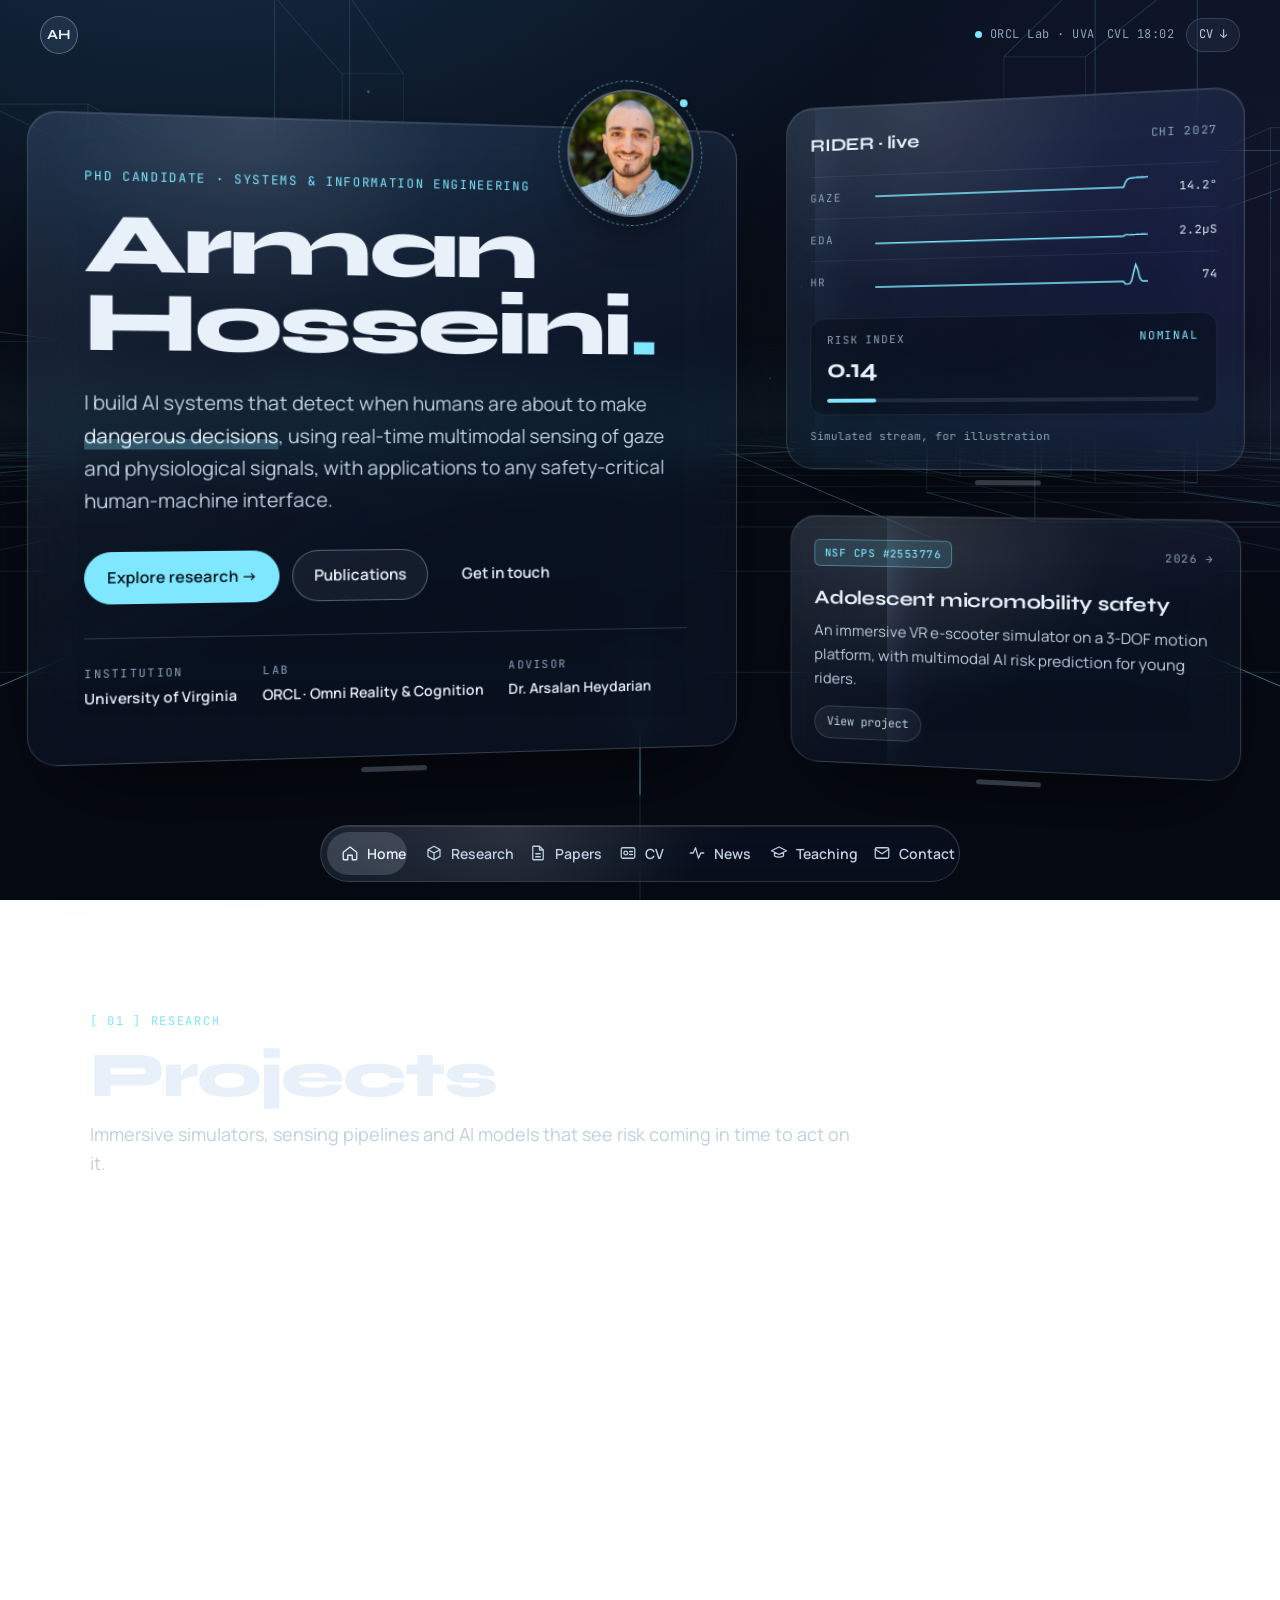
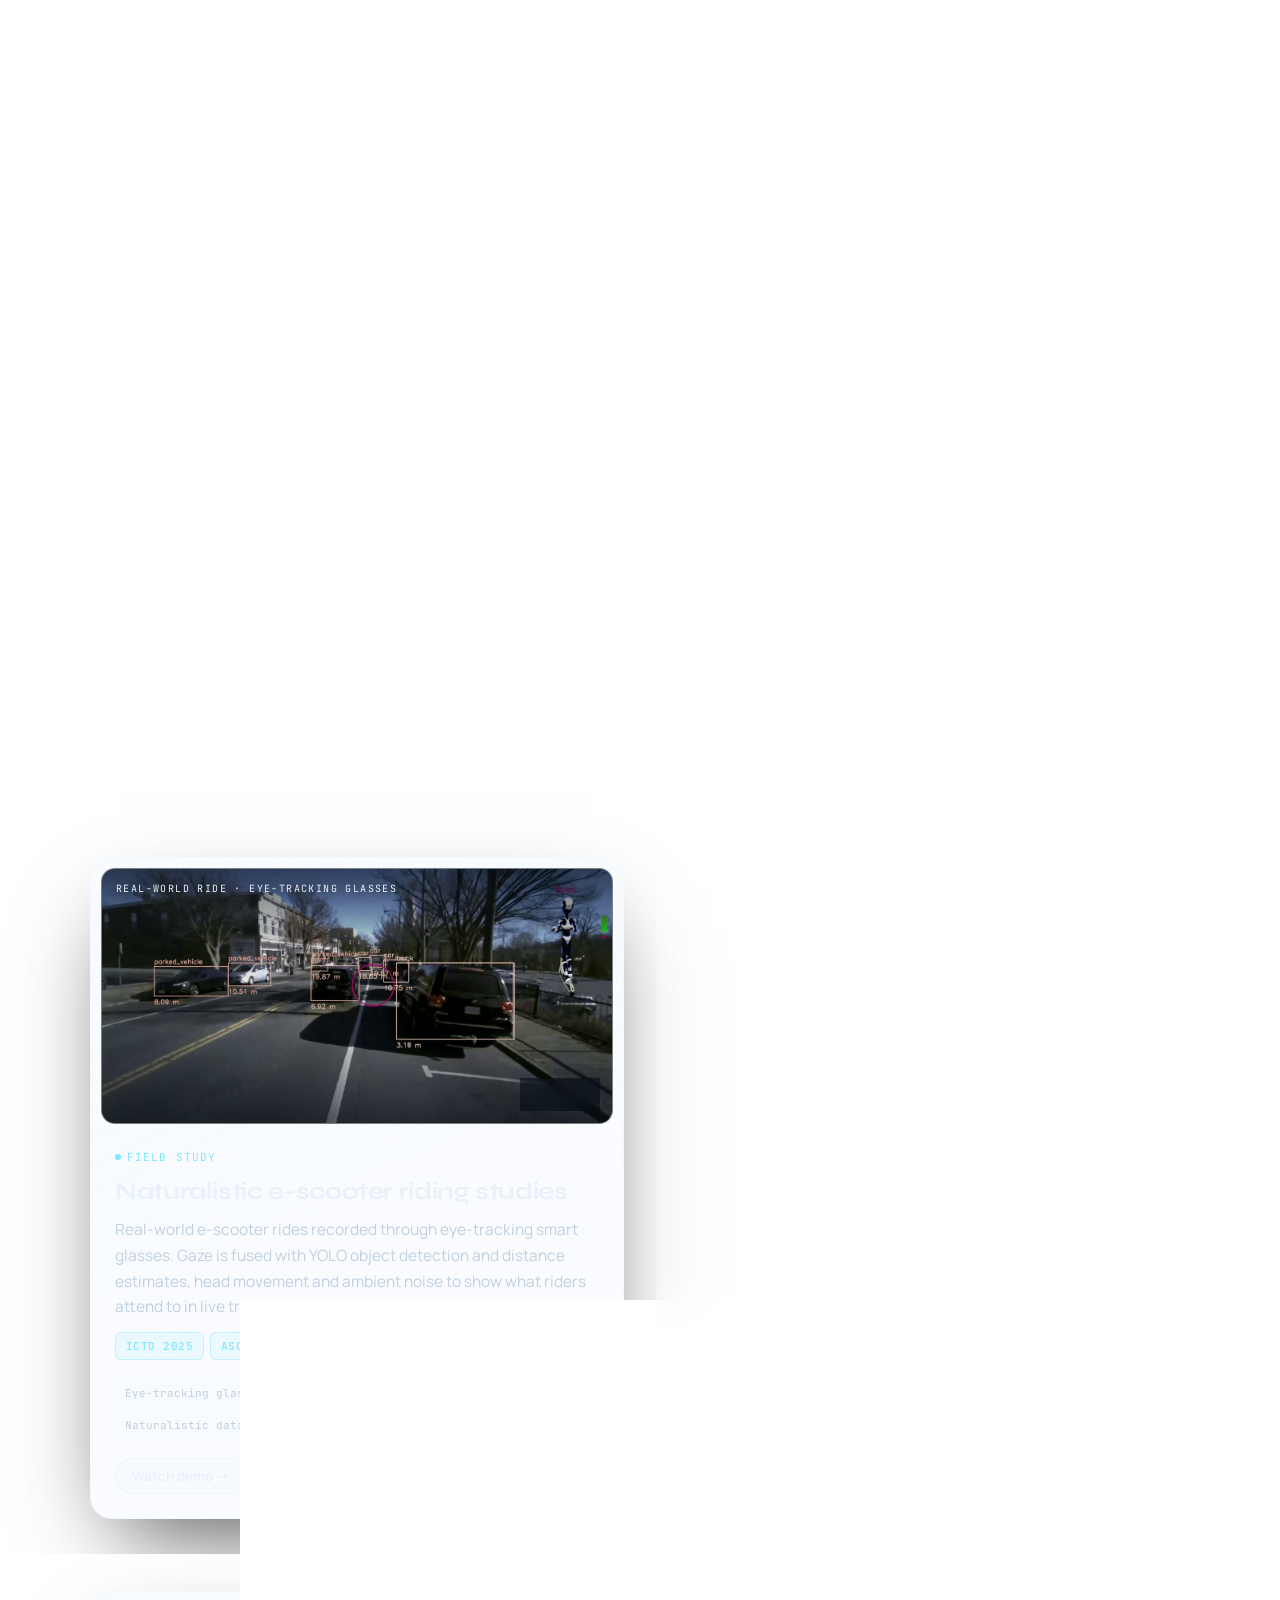
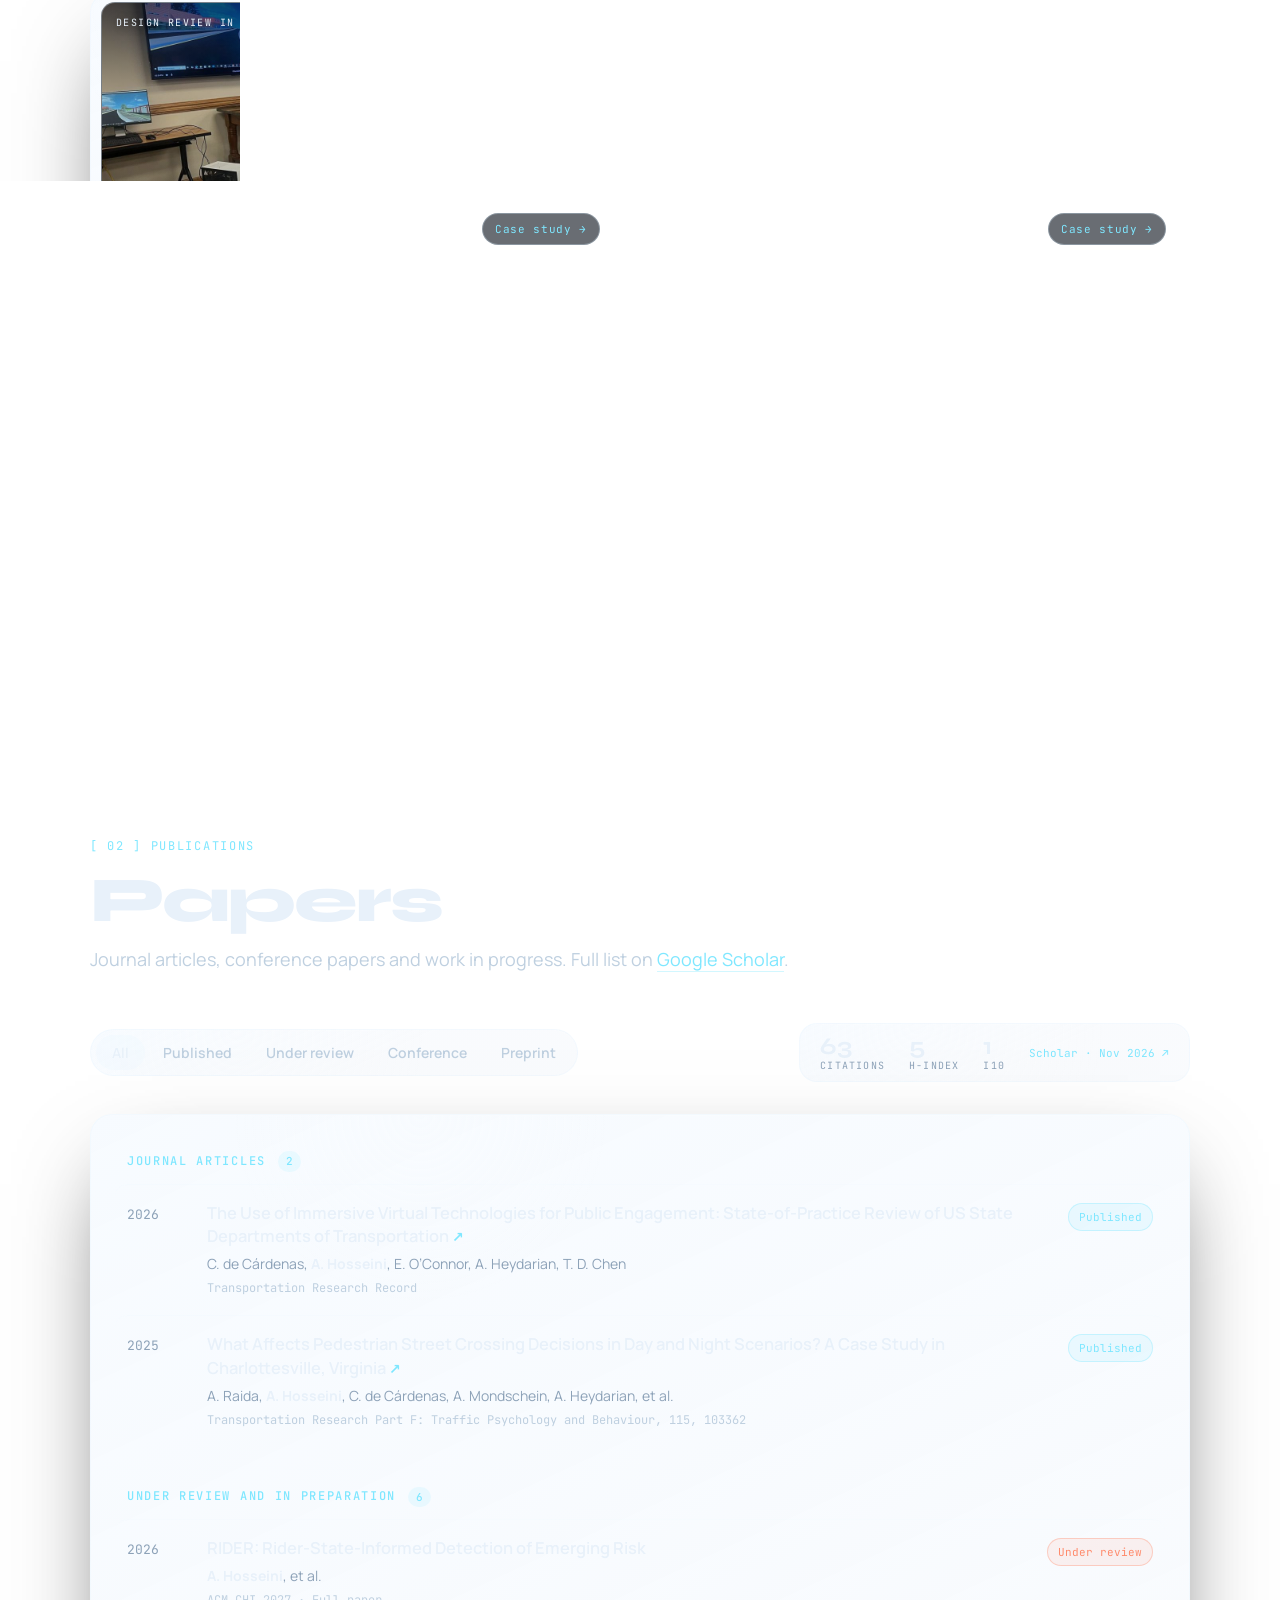
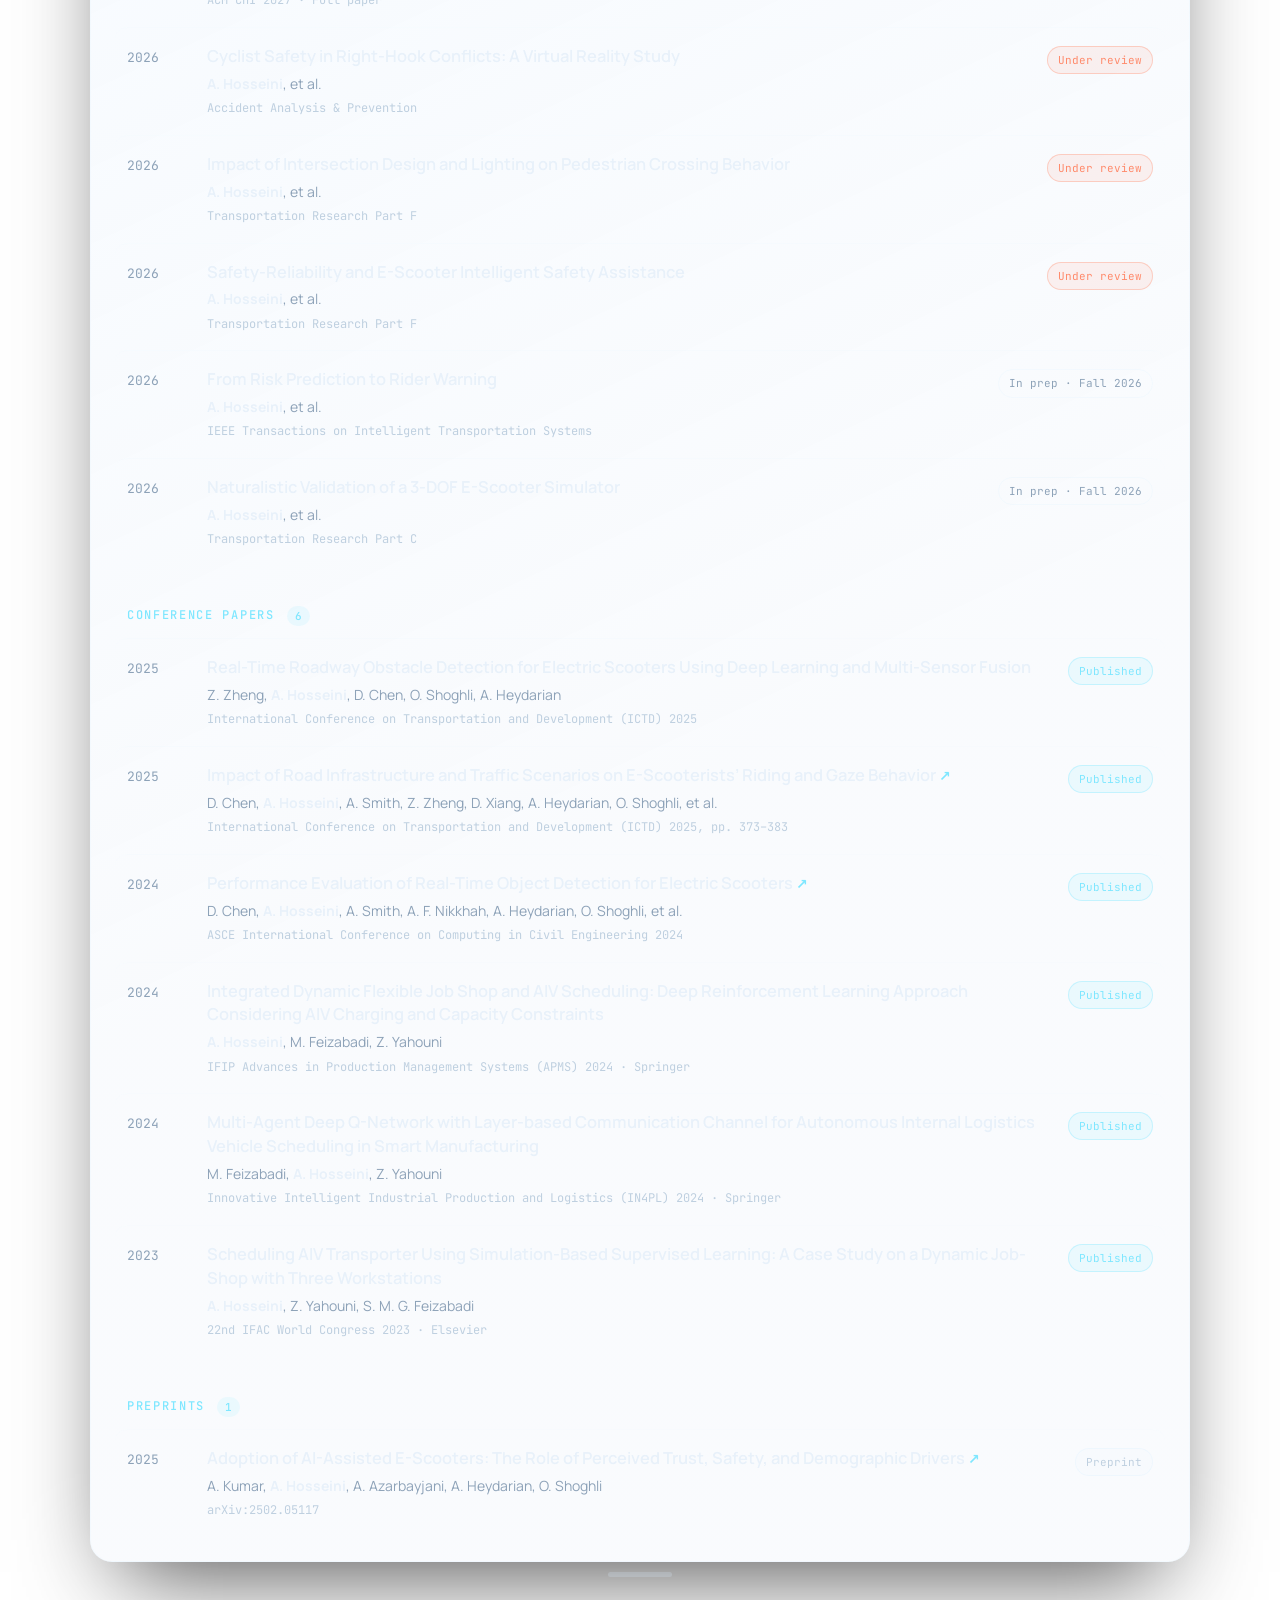
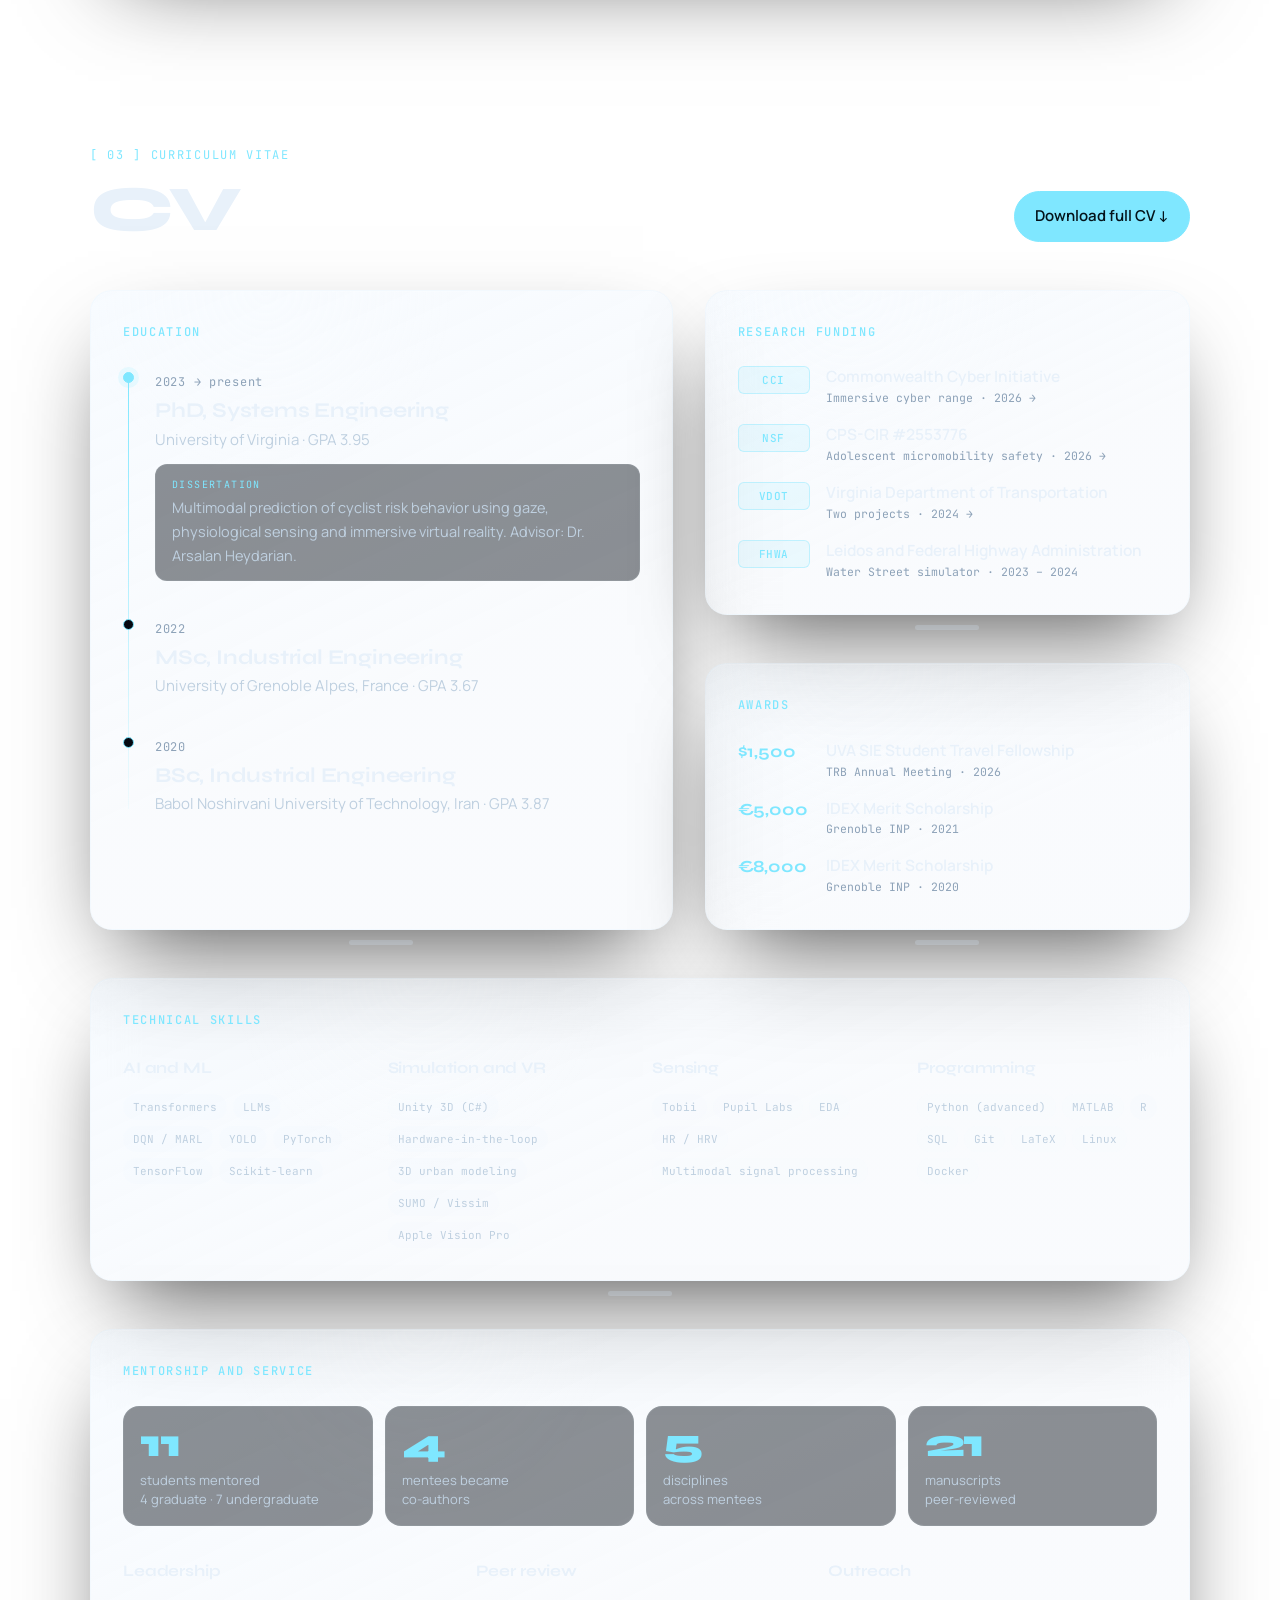
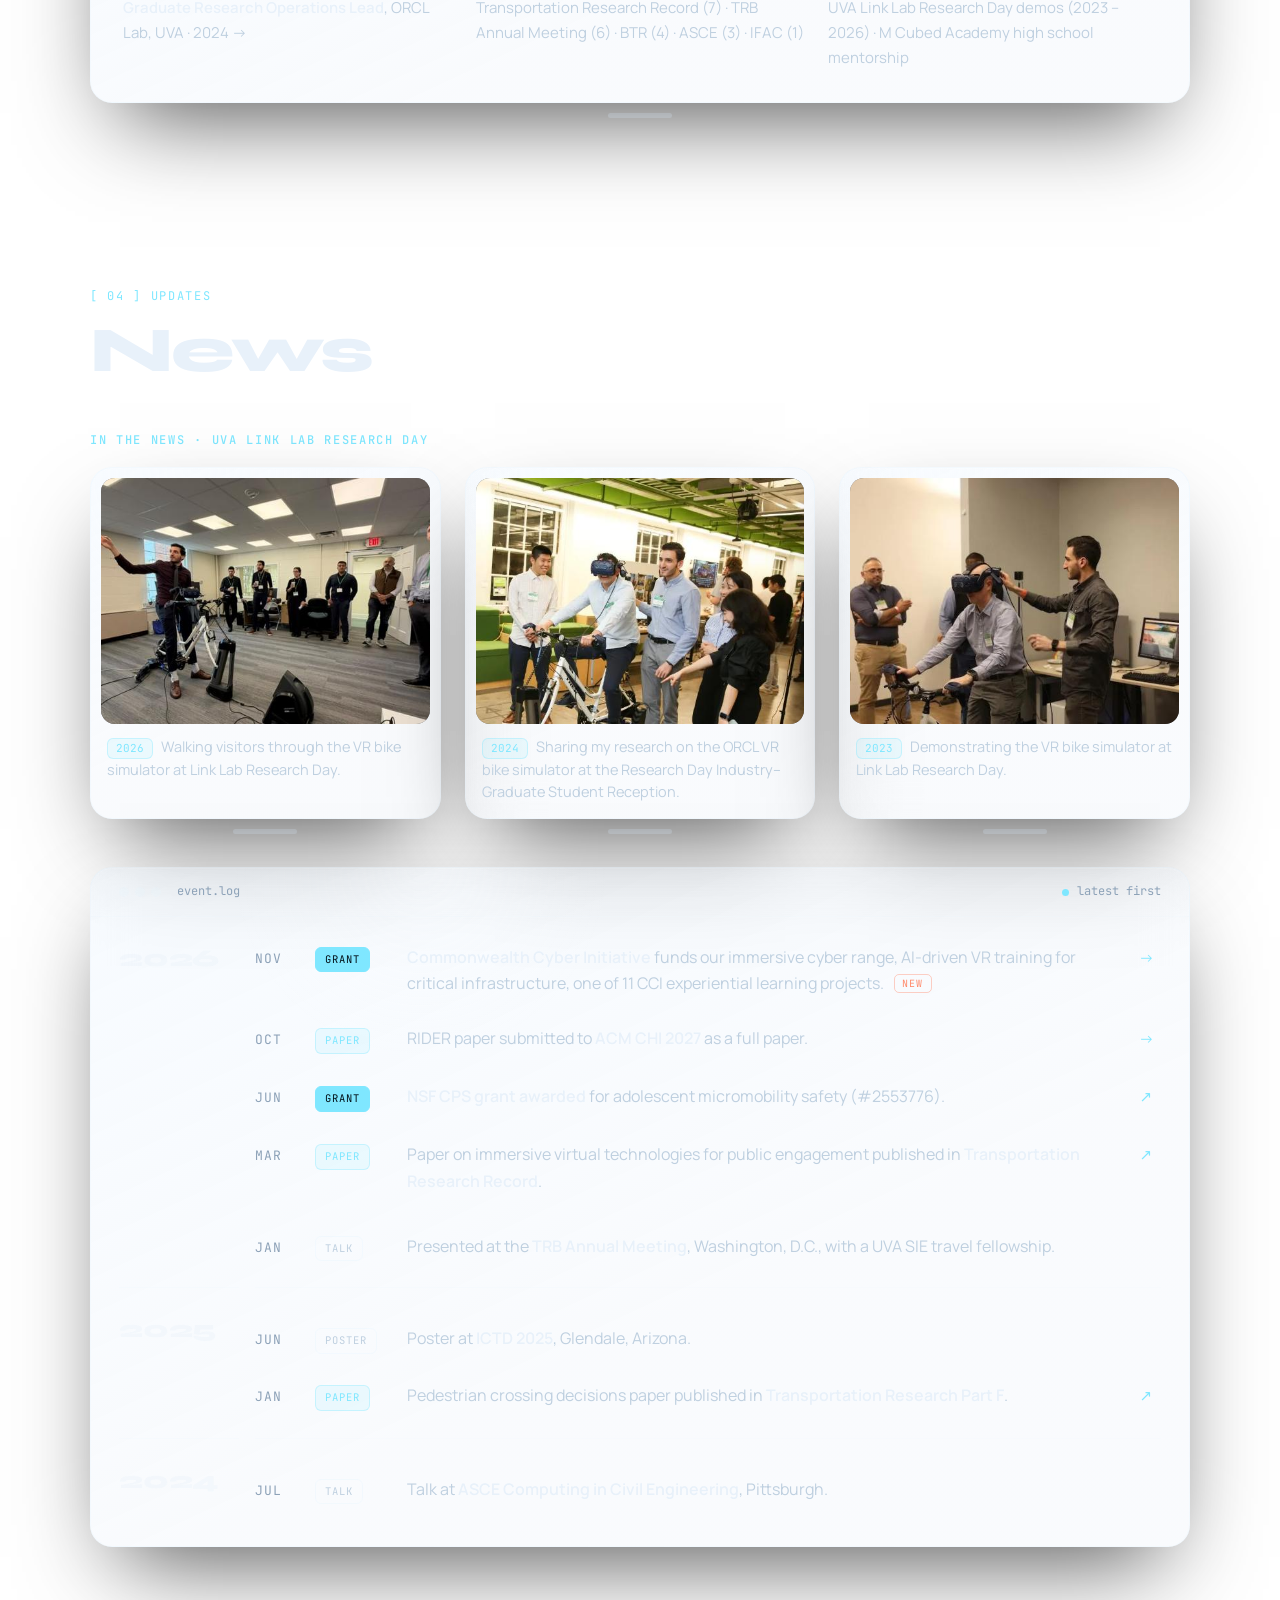
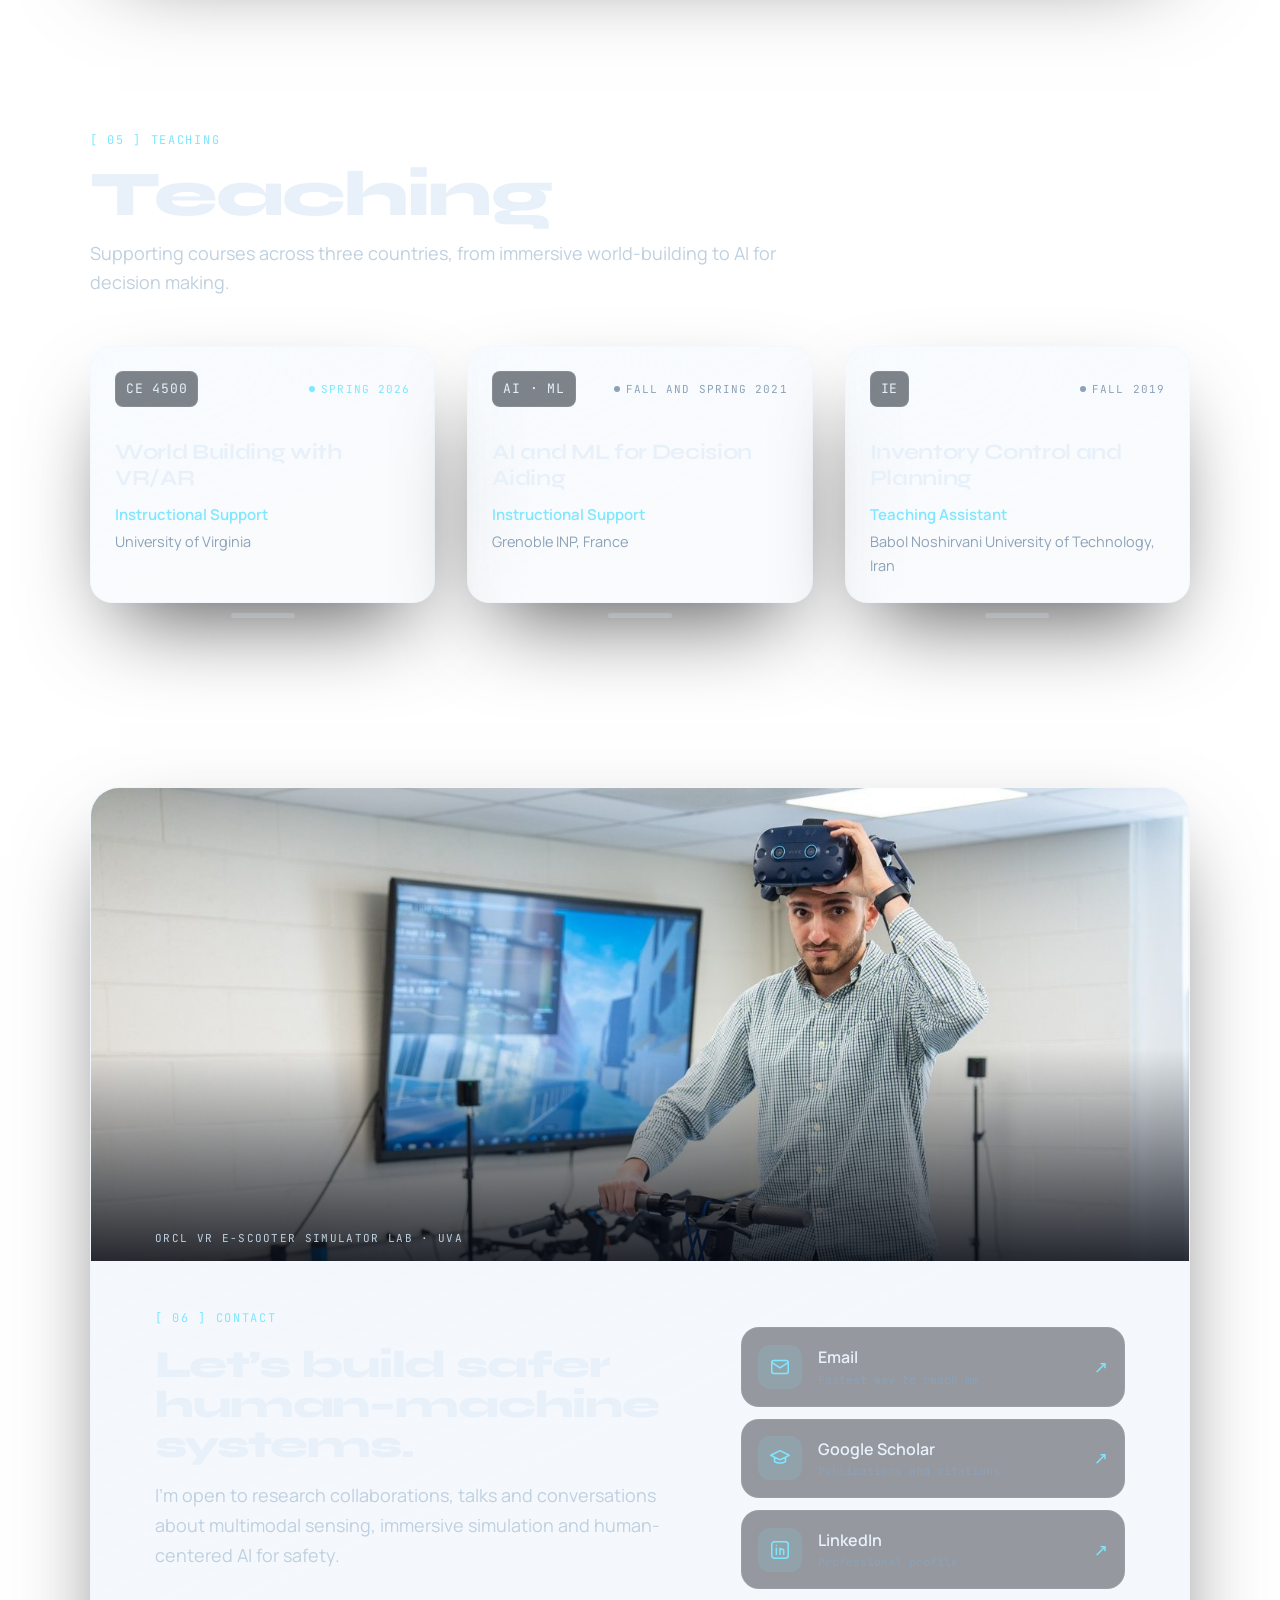
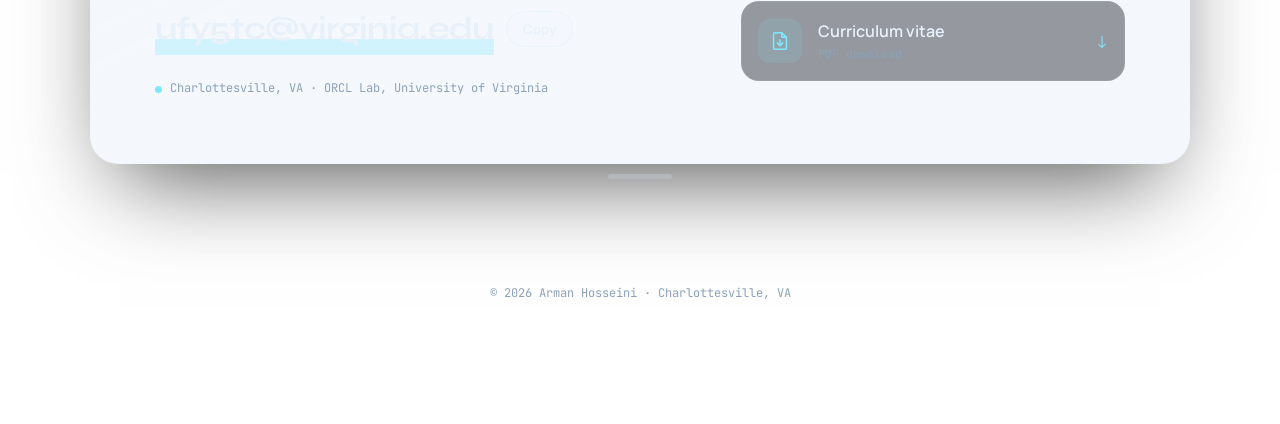
<file: index.html>
<!DOCTYPE html>
<html lang="en">
<head>
  <meta charset="utf-8">
  <meta name="viewport" content="width=device-width, initial-scale=1">
  <!-- EDIT: page title + description shown in Google results and link previews -->
  <title>Arman Hosseini · Multimodal AI for Human Safety</title>
  <meta name="description" content="Arman Hosseini, PhD candidate at the University of Virginia, builds AI systems that detect when humans are about to make dangerous decisions using real-time gaze and physiological sensing, VR and mixed reality.">
  <meta property="og:title" content="Arman Hosseini · Multimodal AI for Human Safety">
  <meta property="og:description" content="Real-time multimodal sensing, VR simulation and AI for safety-critical human-machine interfaces.">
  <meta property="og:type" content="website">
  <!-- EDIT: if the site address changes, update these three URLs -->
  <link rel="canonical" href="https://armanhsi.github.io/">
  <meta property="og:url" content="https://armanhsi.github.io/">
  <meta property="og:image" content="https://armanhsi.github.io/assets/headshot.jpg">
  <meta name="theme-color" content="#050912">
  <link rel="icon" href="data:image/svg+xml,%3Csvg xmlns='http://www.w3.org/2000/svg' viewBox='0 0 32 32'%3E%3Ccircle cx='16' cy='16' r='15' fill='%23050912'/%3E%3Ccircle cx='16' cy='16' r='9' fill='none' stroke='%237FE7FF' stroke-width='2'/%3E%3Ccircle cx='16' cy='16' r='3' fill='%237FE7FF'/%3E%3C/svg%3E">

  <link rel="preconnect" href="https://fonts.googleapis.com">
  <link rel="preconnect" href="https://fonts.gstatic.com" crossorigin>
  <link href="https://fonts.googleapis.com/css2?family=JetBrains+Mono:wght@400;500&family=Manrope:wght@400;500;600;700&family=Syne:wght@600;700;800&display=swap" rel="stylesheet">
  <!-- EDIT: bump ?v= on style.css and script.js after changing them, so visitors get the new files -->
  <link rel="stylesheet" href="style.css?v=11">
</head>
<body>

  <!-- The wireframe 3D world behind the windows (drawn by script.js) -->
  <canvas id="world" aria-hidden="true"></canvas>
  <!-- Gaze cursor (desktop only) -->
  <div class="gaze" aria-hidden="true"></div>

  <!-- ============ STATUS BAR ============ -->
  <header class="statusbar">
    <a class="brand" href="#home" aria-label="Arman Hosseini, back to top">
      <span class="brand-mark">AH</span>
      <span class="brand-name">Arman Hosseini</span>
    </a>
    <div class="status-right">
      <span class="status-item hide-sm"><span class="live-dot"></span>ORCL Lab · UVA</span>
      <span class="status-item hide-sm" id="clock" title="Local time in Charlottesville">CVL --:--</span>
      <!-- EDIT: put your CV PDF at assets/Arman_Hosseini_CV.pdf -->
      <a class="chip" href="assets/Arman_Hosseini_CV.pdf" target="_blank" rel="noopener">CV ↓</a>
    </div>
  </header>

  <main>

    <!-- ============ HERO ============ -->
    <section id="home" class="hero" aria-label="Introduction">
      <div class="scene" id="scene">

        <!-- Main window -->
        <article class="window window--main glass grab">
          <!-- EDIT: headshot — replace assets/headshot.jpg (square photo, about 600×600) -->
          <div class="avatar">
            <img src="assets/headshot.jpg?v=2" alt="Portrait of Arman Hosseini" width="600" height="600">
          </div>
          <!-- EDIT: title line above your name -->
          <p class="eyebrow">PhD Candidate · Systems &amp; Information Engineering</p>
          <h1 class="hero-name">Arman<br>Hosseini<span>.</span></h1>
          <!-- EDIT: research identity statement -->
          <p class="hero-lede">I build AI systems that detect when humans are about to make <em>dangerous decisions</em>, using real-time multimodal sensing of gaze and physiological signals, with applications to any safety-critical human-machine interface.</p>
          <div class="hero-actions">
            <a class="btn btn--primary" href="#research">Explore research →</a>
            <a class="btn" href="#publications">Publications</a>
            <a class="btn btn--ghost" href="#contact">Get in touch</a>
          </div>
          <!-- EDIT: quick facts -->
          <dl class="hero-meta">
            <div><dt>Institution</dt><dd>University of Virginia</dd></div>
            <div><dt>Lab</dt><dd>ORCL · Omni Reality &amp; Cognition</dd></div>
            <div><dt>Advisor</dt><dd>Dr. Arsalan Heydarian</dd></div>
          </dl>
        </article>

        <div class="side-stack">
          <!-- Live signal window (synthetic demo data) -->
          <aside class="window window--side window--signal glass grab" aria-label="Demo of the RIDER multimodal risk stream">
            <div class="win-head">
              <h2 class="win-title">RIDER · live</h2>
              <span class="win-sub">CHI 2027</span>
            </div>
            <div class="signal-row"><span class="lbl">GAZE</span><canvas data-signal="gaze"></canvas><span class="val" id="v-gaze">—</span></div>
            <div class="signal-row"><span class="lbl">EDA</span><canvas data-signal="eda"></canvas><span class="val" id="v-eda">—</span></div>
            <div class="signal-row"><span class="lbl">HR</span><canvas data-signal="hr"></canvas><span class="val" id="v-hr">—</span></div>
            <div class="risk" id="risk">
              <div class="risk-top"><span>RISK INDEX</span><span class="risk-state" id="risk-state">NOMINAL</span></div>
              <div class="risk-num" id="risk-num">0.18</div>
              <div class="risk-bar"><i id="risk-bar"></i></div>
            </div>
            <p class="demo-note">Simulated stream, for illustration</p>
          </aside>

          <!-- EDIT: highlighted grant / news window -->
          <aside class="window window--side window--grant glass grab">
            <div class="win-head">
              <span class="badge">NSF CPS #2553776</span>
              <span class="win-sub">2026 →</span>
            </div>
            <h2 class="win-title">Adolescent micromobility safety</h2>
            <p>An immersive VR e-scooter simulator on a 3-DOF motion platform, with multimodal AI risk prediction for young riders.</p>
            <div class="grant-foot">
              <a class="chip" href="#research">View project</a>
            </div>
          </aside>
        </div>
      </div>
      <a class="scroll-hint" href="#research">Scroll to enter</a>
    </section>

    <!-- ============ RESEARCH ============ -->
    <section id="research" class="section">
      <div class="section-head">
        <p class="eyebrow">[ 01 ] Research</p>
        <h2 class="section-title">Projects</h2>
        <!-- EDIT: section intro -->
        <p class="section-lede">Immersive simulators, sensing pipelines and AI models that see risk coming in time to act on it.</p>
      </div>

      <div class="project-grid">

        <!-- PROJECT: RIDER (featured) ======================================
             EDIT: to use a photo instead of the illustration, replace the <svg> with
             <img src="assets/projects/rider.jpg" alt="..."> -->
        <article class="card card--featured glass grab">
          <div class="card-art">
            <span class="art-label">Gaze × physiology → risk</span>
            <svg viewBox="0 0 600 320" preserveAspectRatio="xMidYMid meet" aria-hidden="true">
              <!-- scanpath -->
              <polyline class="a-dim" points="70,110 130,80 110,170 195,135 170,225 250,190"/>
              <circle class="a-fill" cx="70" cy="110" r="10"/>
              <circle class="a-fill" cx="130" cy="80" r="17"/>
              <circle class="a-fill" cx="110" cy="170" r="8"/>
              <circle class="a-fill" cx="195" cy="135" r="24"/>
              <circle class="a-fill" cx="170" cy="225" r="12"/>
              <circle class="a-hotfill" cx="250" cy="190" r="15"/>
              <text class="a-txt" x="40" y="285">SCANPATH · 120 Hz</text>
              <!-- signals -->
              <text class="a-txt" x="300" y="42">GAZE</text>
              <path class="a-line" d="M300 80 L330 80 L333 64 L368 64 L371 94 L408 94 L411 72 L448 72 L451 86 L488 86 L491 58 L520 58 L523 98 L580 98"/>
              <text class="a-txt" x="300" y="122">EDA</text>
              <path class="a-line" d="M300 168 Q340 166 370 163 T430 158 Q448 128 464 142 T500 146 Q520 116 536 128 T580 130"/>
              <text class="a-txt" x="300" y="200">HR / HRV</text>
              <path class="a-line" d="M300 238 L330 238 L336 222 L342 250 L348 238 L384 238 L390 222 L396 250 L402 238 L432 238 L438 218 L444 254 L450 238 L474 238 L480 214 L486 256 L492 238 L512 238 L518 210 L524 258 L530 238 L580 238"/>
              <line class="a-faint" x1="300" y1="275" x2="580" y2="275"/>
              <line class="a-hot a-flow" x1="512" y1="30" x2="512" y2="275"/>
              <text class="a-txt-hot" x="420" y="296">ALERT · t − 1.8 s</text>
            </svg>
          </div>
          <div class="card-body">
            <div class="card-status"><span class="state state--review">Under review · CHI 2027</span><span>Dissertation core</span></div>
            <h3 class="card-title">RIDER: real-time multimodal risk detection for cyclists</h3>
            <p class="card-text">RIDER fuses 120 Hz eye tracking with physiological signals (EDA, HR/HRV) in transformer-based sequence models that predict safety-critical rider states before a collision happens. It's the core of my dissertation on predicting cyclist risk behavior in immersive VR.</p>
            <ul class="tags">
              <li>Eye tracking</li><li>EDA</li><li>HR / HRV</li><li>Transformers</li><li>Sequence models</li><li>Immersive VR</li>
            </ul>
          </div>
        </article>

        <!-- PROJECT: NSF micromobility ===================================== -->
        <article class="card glass grab">
          <div class="card-art">
            <span class="art-label">3-DOF motion platform</span>
            <svg viewBox="0 0 400 200" preserveAspectRatio="xMidYMid meet" aria-hidden="true">
              <polygon class="a-dim" points="110,178 270,178 315,152 155,152"/>
              <line class="a-line" x1="150" y1="172" x2="150" y2="140"/>
              <line class="a-line" x1="282" y1="166" x2="282" y2="132"/>
              <line class="a-line" x1="225" y1="155" x2="225" y2="118"/>
              <polygon class="a-fill" points="110,142 270,142 315,116 155,116"/>
              <circle class="a-line" cx="178" cy="110" r="9"/>
              <circle class="a-line" cx="262" cy="108" r="9"/>
              <path class="a-line" d="M184 104 L256 102 M258 102 L246 50 M232 50 L262 48"/>
              <path class="a-hot" d="M168 128 l5 -3 l5 3 l5 -3 l5 3 M252 126 l5 -3 l5 3 l5 -3 l5 3"/>
              <path class="a-dim" d="M335 64 A46 46 0 0 1 335 140"/>
              <path class="a-dim" d="M175 30 Q232 12 290 30"/>
              <path class="a-dim" d="M70 150 L70 96"/>
              <text class="a-txt" x="342" y="106">PITCH</text>
              <text class="a-txt" x="212" y="24">ROLL</text>
              <text class="a-txt" x="34" y="88">HEAVE</text>
            </svg>
          </div>
          <div class="card-body">
            <div class="card-status"><span class="state">Active · 2026 →</span></div>
            <h3 class="card-title">NSF adolescent micromobility safety</h3>
            <p class="card-text">An immersive VR e-scooter simulator on a 3-DOF motion platform, with road-surface variation, vibration and physical feedback. Multimodal AI predicts risk for adolescent riders.</p>
            <div class="funding"><span class="badge">NSF CPS-CIR #2553776</span></div>
            <ul class="tags"><li>VR simulator</li><li>Motion platform</li><li>Haptics</li><li>Multimodal AI</li></ul>
          </div>
        </article>

        <!-- PROJECT: CCI immersive cyber range ============================
             EDIT: status, badges and tags. -->
        <article class="card glass grab">
          <div class="card-art">
            <span class="art-label">AI agents × VR × critical infrastructure</span>
            <svg viewBox="0 0 400 200" preserveAspectRatio="xMidYMid meet" aria-hidden="true">
              <!-- facility -->
              <path class="a-dim" d="M210 170 L210 110 L245 90 L245 110 L280 90 L280 110 L315 90 L315 170 Z"/>
              <rect class="a-line" x="330" y="60" width="16" height="110"/>
              <line class="a-faint" x1="190" y1="170" x2="380" y2="170"/>
              <rect class="a-fill" x="228" y="132" width="18" height="14"/>
              <rect class="a-fill" x="262" y="132" width="18" height="14"/>
              <rect class="a-hotfill" x="292" y="132" width="14" height="14"/>
              <!-- AI agents -->
              <circle class="a-line" cx="70" cy="60" r="12"/>
              <circle class="a-line" cx="40" cy="120" r="12"/>
              <circle class="a-line" cx="100" cy="130" r="12"/>
              <path class="a-dim" d="M70 72 L44 108 M76 71 L96 118 M52 122 L88 128"/>
              <text class="a-txt" x="22" y="168">LLM AGENTS</text>
              <!-- attack path -->
              <path class="a-hot a-flow" d="M112 126 C150 110 170 150 292 139"/>
              <text class="a-txt-hot" x="140" y="96">ATTACK</text>
              <!-- trainee in VR -->
              <path class="a-line" d="M300 30 h34 a10 10 0 0 1 10 10 v4 a10 10 0 0 1 -10 10 h-6 l-6 -6 h-10 l-6 6 h-6 a10 10 0 0 1 -10 -10 v-4 a10 10 0 0 1 10 -10 z"/>
              <text class="a-txt" x="234" y="46">TRAINEE</text>
            </svg>
          </div>
          <div class="card-body">
            <div class="card-status"><span class="state">Active · 2026 →</span></div>
            <h3 class="card-title">Immersive cyber range for workforce readiness</h3>
            <p class="card-text">VR training for responding to cyberattacks on critical infrastructure, with multiple scenarios from power plants and factories to data centers. Multi-agent LLMs run the attack and the characters trainees deal with, reacting to every decision in real time. Hosted in UVA Link Lab with Leidos.</p>
            <div class="funding"><span class="badge">CCI</span><span class="badge">Leidos</span></div>
            <ul class="tags"><li>VR / XR</li><li>LLM agents</li><li>OT cybersecurity</li><li>Workforce training</li></ul>
          </div>
        </article>

        <!-- PROJECT: Naturalistic e-scooter studies =========================
             EDIT: status/dates, funding badges and tags. The video lives in assets/demos/. -->
        <article class="card glass grab">
          <button class="card-art card-art--photo" type="button" data-case="case-escooter" aria-label="Watch the naturalistic e-scooter ride demo">
            <img src="assets/demos/escooter-aoi-thumb.jpg" srcset="assets/demos/escooter-aoi-thumb.jpg 640w, assets/demos/escooter-aoi.jpg 1280w" sizes="(max-width: 720px) 100vw, 560px" alt="Rider's view through eye-tracking glasses, with object detection boxes and distances on nearby cars" loading="lazy" width="640" height="360">
            <span class="art-label">Real-world ride · eye-tracking glasses</span>
            <span class="art-video">▶ Demo video</span>
            <span class="art-open">Watch →</span>
          </button>
          <div class="card-body">
            <div class="card-status"><span class="state">Field study</span></div>
            <h3 class="card-title">Naturalistic e-scooter riding studies</h3>
            <p class="card-text">Real-world e-scooter rides recorded through eye-tracking smart glasses. Gaze is fused with YOLO object detection and distance estimates, head movement and ambient noise to show what riders attend to in live traffic.</p>
            <div class="funding"><span class="badge">ICTD 2025</span><span class="badge">ASCE i3CE 2024</span></div>
            <ul class="tags"><li>Eye-tracking glasses</li><li>YOLO</li><li>Areas of interest</li><li>Naturalistic data</li></ul>
            <button class="btn btn--sm" type="button" data-case="case-escooter">Watch demo →</button>
          </div>
        </article>

        <!-- PROJECT: VDOT highway maintenance VR ============================ -->
        <article class="card glass grab">
          <div class="card-art">
            <span class="art-label">Mixed reality · Vision Pro</span>
            <svg viewBox="0 0 400 200" preserveAspectRatio="xMidYMid meet" aria-hidden="true">
              <path class="a-dim" d="M200 60 L30 200 M200 60 L370 200"/>
              <path class="a-faint" d="M200 60 L120 200 M200 60 L280 200"/>
              <line class="a-line a-flow" x1="200" y1="62" x2="200" y2="200"/>
              <path class="a-hotfill" d="M262 186 L252 186 L257 168 Z M246 158 L238 158 L242 145 Z M233 136 L227 136 L230 126 Z M224 119 L219 119 L221.5 111 Z M216 105 L212 105 L214 99 Z"/>
              <rect class="a-fill" x="270" y="40" width="104" height="40" rx="8"/>
              <text class="a-txt" x="280" y="57">WORK ZONE</text>
              <text class="a-txt-hot" x="280" y="71">TAPER 24 m</text>
              <path class="a-dim" d="M282 80 L246 150"/>
              <path class="a-line" d="M40 40 h34 a10 10 0 0 1 10 10 v4 a10 10 0 0 1 -10 10 h-6 l-6 -6 h-10 l-6 6 h-6 a10 10 0 0 1 -10 -10 v-4 a10 10 0 0 1 10 -10 z"/>
            </svg>
          </div>
          <div class="card-body">
            <div class="card-status"><span class="state">Active · 2026 →</span></div>
            <h3 class="card-title">VR training for highway maintenance</h3>
            <p class="card-text">Immersive VR environments and Apple Vision Pro mixed-reality applications that train highway maintenance workers to stay safe in live work zones.</p>
            <div class="funding"><span class="badge">VDOT</span></div>
            <ul class="tags"><li>Unity</li><li>Apple Vision Pro</li><li>Mixed reality</li><li>Worker safety</li></ul>
          </div>
        </article>

        <!-- PROJECT: VDOT roundabout evaluation =============================
             Full write-up lives in <dialog id="case-vdot"> near the end of the page. -->
        <article class="card glass grab">
          <button class="card-art card-art--photo" type="button" data-case="case-vdot" aria-label="Open the VDOT roundabout case study">
            <img src="assets/projects/vdot/cover-thumb.jpg" srcset="assets/projects/vdot/cover-thumb.jpg 480w, assets/projects/vdot/cover.jpg 1280w" sizes="(max-width: 720px) 100vw, 560px" alt="A VDOT staff member rides the VR bicycle simulator while screens show the proposed roundabout" loading="lazy" width="480" height="360">
            <span class="art-label">Design review in VR · Bristol, VA</span>
            <span class="art-video">▶ 2 videos</span>
            <span class="art-open">Case study →</span>
          </button>
          <div class="card-body">
            <div class="card-status"><span class="state">2024 – 2026</span></div>
            <h3 class="card-title">Roundabout design evaluation in VR</h3>
            <p class="card-text">VR bicycle and pedestrian simulations of the proposed Lee Highway roundabout in Bristol, used by VDOT engineers at design review and by residents at a public meeting, with eye tracking showing how each group read the design. Behavioral risk analysis feeds an LLM reasoning layer for explainable design evaluation.</p>
            <div class="funding"><span class="badge">VDOT</span><span class="badge">VTRC</span></div>
            <ul class="tags"><li>Unity</li><li>Eye tracking</li><li>Public engagement</li><li>LLMs</li></ul>
            <button class="btn btn--sm" type="button" data-case="case-vdot">Open case study →</button>
          </div>
        </article>

        <!-- PROJECT: FHWA / Leidos Water Street =============================
             Full write-up lives in <dialog id="case-waterst"> near the end of the page. -->
        <article class="card glass grab">
          <button class="card-art card-art--photo" type="button" data-case="case-waterst" aria-label="Open the Water Street simulator case study">
            <img src="assets/projects/waterst/cover-thumb.jpg" srcset="assets/projects/waterst/cover-thumb.jpg 480w, assets/projects/waterst/cover.jpg 704w" sizes="(max-width: 720px) 100vw, 560px" alt="Rider's view in the VR bicycle simulator at the Second Street SE signal on Water Street" loading="lazy" width="480" height="265">
            <span class="art-label">Digital twin · Water St, Charlottesville</span>
            <span class="art-open">Case study →</span>
          </button>
          <div class="card-body">
            <div class="card-status"><span class="state state--done">Completed · 2023 – 2024</span></div>
            <h3 class="card-title">Water Street VR bicycle simulator</h3>
            <p class="card-text">A one-to-one VR model of Water Street in Charlottesville with two hypothetical roundabouts and three bike lane designs, live traffic and pedestrians, and an operator console for running bicycle–vehicle interaction studies.</p>
            <div class="funding"><span class="badge">FHWA</span><span class="badge">Leidos</span></div>
            <ul class="tags"><li>Unity 3D</li><li>Digital twin</li><li>Bike–vehicle interaction</li><li>Traffic simulation</li></ul>
            <button class="btn btn--sm" type="button" data-case="case-waterst">Open case study →</button>
          </div>
        </article>

      </div>
    </section>

    <!-- ============ SECTIONS STILL TO BUILD (next iterations) ============ -->
    <!-- ============ PUBLICATIONS ============
         HOW TO ADD A PAPER: copy one <li class="pub">…</li> block into the right group.
         Wrap your own name in <b class="me">…</b>. Status pill classes:
         pill--pub (published), pill--review (under review), pill--prep (in preparation), pill--pre (preprint).
         Remember to update the count in that group's <span class="pub-count">. -->
    <section id="publications" class="section">
      <div class="section-head">
        <p class="eyebrow">[ 02 ] Publications</p>
        <h2 class="section-title">Papers</h2>
        <p class="section-lede">Journal articles, conference papers and work in progress. Full list on <a class="text-link" href="https://scholar.google.com/citations?user=xjbQakIAAAAJ&amp;hl=en" target="_blank" rel="noopener">Google Scholar</a>.</p>
      </div>

      <div class="pub-tools">
        <div class="seg glass" role="group" aria-label="Filter publications">
          <button class="is-active" data-filter="all" aria-pressed="true">All</button>
          <button data-filter="published" aria-pressed="false">Published</button>
          <button data-filter="review" aria-pressed="false">Under review</button>
          <button data-filter="conference" aria-pressed="false">Conference</button>
          <button data-filter="preprint" aria-pressed="false">Preprint</button>
        </div>
        <!-- EDIT: citation metrics — copy from Google Scholar now and then -->
        <a class="metrics glass" href="https://scholar.google.com/citations?user=xjbQakIAAAAJ&amp;hl=en" target="_blank" rel="noopener" aria-label="Google Scholar metrics: 63 citations, h-index 5, i10-index 1">
          <span class="metric"><b>63</b><small>Citations</small></span>
          <span class="metric"><b>5</b><small>h-index</small></span>
          <span class="metric"><b>1</b><small>i10</small></span>
          <span class="metric-src">Scholar · Nov 2026 ↗</span>
        </a>
      </div>

      <div class="pub-panel glass grab">

        <!-- ---------- Published (journal) ---------- -->
        <div class="pub-group" data-group="published">
          <h3 class="pub-group-title">Journal articles <span class="pub-count">2</span></h3>
          <ol class="pub-list">
            <li class="pub">
              <span class="pub-year">2026</span>
              <div class="pub-main">
                <a class="pub-title" href="https://doi.org/10.1177/03611981261485243" target="_blank" rel="noopener">The Use of Immersive Virtual Technologies for Public Engagement: State-of-Practice Review of US State Departments of Transportation</a>
                <p class="pub-authors">C. de Cárdenas, <b class="me">A. Hosseini</b>, E. O’Connor, A. Heydarian, T. D. Chen</p>
                <p class="pub-venue">Transportation Research Record</p>
              </div>
              <span class="pill pill--pub">Published</span>
            </li>
            <li class="pub">
              <span class="pub-year">2025</span>
              <div class="pub-main">
                <a class="pub-title" href="https://doi.org/10.1016/j.trf.2025.103362" target="_blank" rel="noopener">What Affects Pedestrian Street Crossing Decisions in Day and Night Scenarios? A Case Study in Charlottesville, Virginia</a>
                <p class="pub-authors">A. Raida, <b class="me">A. Hosseini</b>, C. de Cárdenas, A. Mondschein, A. Heydarian, et al.</p>
                <p class="pub-venue">Transportation Research Part F: Traffic Psychology and Behaviour, 115, 103362</p>
              </div>
              <span class="pill pill--pub">Published</span>
            </li>
          </ol>
        </div>

        <!-- ---------- Under review / in preparation ---------- -->
        <div class="pub-group" data-group="review">
          <h3 class="pub-group-title">Under review and in preparation <span class="pub-count">6</span></h3>
          <ol class="pub-list">
            <li class="pub">
              <span class="pub-year">2026</span>
              <div class="pub-main">
                <span class="pub-title">RIDER: Rider-State-Informed Detection of Emerging Risk</span>
                <p class="pub-authors"><b class="me">A. Hosseini</b>, et al.</p>
                <p class="pub-venue">ACM CHI 2027 · Full paper</p>
              </div>
              <span class="pill pill--review">Under review</span>
            </li>
            <li class="pub">
              <span class="pub-year">2026</span>
              <div class="pub-main">
                <span class="pub-title">Cyclist Safety in Right-Hook Conflicts: A Virtual Reality Study</span>
                <p class="pub-authors"><b class="me">A. Hosseini</b>, et al.</p>
                <p class="pub-venue">Accident Analysis &amp; Prevention</p>
              </div>
              <span class="pill pill--review">Under review</span>
            </li>
            <li class="pub">
              <span class="pub-year">2026</span>
              <div class="pub-main">
                <span class="pub-title">Impact of Intersection Design and Lighting on Pedestrian Crossing Behavior</span>
                <p class="pub-authors"><b class="me">A. Hosseini</b>, et al.</p>
                <p class="pub-venue">Transportation Research Part F</p>
              </div>
              <span class="pill pill--review">Under review</span>
            </li>
            <li class="pub">
              <span class="pub-year">2026</span>
              <div class="pub-main">
                <span class="pub-title">Safety-Reliability and E-Scooter Intelligent Safety Assistance</span>
                <p class="pub-authors"><b class="me">A. Hosseini</b>, et al.</p>
                <p class="pub-venue">Transportation Research Part F</p>
              </div>
              <span class="pill pill--review">Under review</span>
            </li>
            <li class="pub">
              <span class="pub-year">2026</span>
              <div class="pub-main">
                <span class="pub-title">From Risk Prediction to Rider Warning</span>
                <p class="pub-authors"><b class="me">A. Hosseini</b>, et al.</p>
                <p class="pub-venue">IEEE Transactions on Intelligent Transportation Systems</p>
              </div>
              <span class="pill pill--prep">In prep · Fall 2026</span>
            </li>
            <li class="pub">
              <span class="pub-year">2026</span>
              <div class="pub-main">
                <span class="pub-title">Naturalistic Validation of a 3-DOF E-Scooter Simulator</span>
                <p class="pub-authors"><b class="me">A. Hosseini</b>, et al.</p>
                <p class="pub-venue">Transportation Research Part C</p>
              </div>
              <span class="pill pill--prep">In prep · Fall 2026</span>
            </li>
          </ol>
        </div>

        <!-- ---------- Conference papers ---------- -->
        <div class="pub-group" data-group="conference">
          <h3 class="pub-group-title">Conference papers <span class="pub-count">6</span></h3>
          <ol class="pub-list">
            <li class="pub">
              <span class="pub-year">2025</span>
              <div class="pub-main">
                <span class="pub-title">Real-Time Roadway Obstacle Detection for Electric Scooters Using Deep Learning and Multi-Sensor Fusion</span>
                <p class="pub-authors">Z. Zheng, <b class="me">A. Hosseini</b>, D. Chen, O. Shoghli, A. Heydarian</p>
                <p class="pub-venue">International Conference on Transportation and Development (ICTD) 2025</p>
              </div>
              <span class="pill pill--pub">Published</span>
            </li>
            <li class="pub">
              <span class="pub-year">2025</span>
              <div class="pub-main">
                <a class="pub-title" href="https://doi.org/10.1061/9780784486207.032" target="_blank" rel="noopener">Impact of Road Infrastructure and Traffic Scenarios on E-Scooterists’ Riding and Gaze Behavior</a>
                <p class="pub-authors">D. Chen, <b class="me">A. Hosseini</b>, A. Smith, Z. Zheng, D. Xiang, A. Heydarian, O. Shoghli, et al.</p>
                <p class="pub-venue">International Conference on Transportation and Development (ICTD) 2025, pp. 373–383</p>
              </div>
              <span class="pill pill--pub">Published</span>
            </li>
            <li class="pub">
              <span class="pub-year">2024</span>
              <div class="pub-main">
                <a class="pub-title" href="https://doi.org/10.1061/9780784486115.047" target="_blank" rel="noopener">Performance Evaluation of Real-Time Object Detection for Electric Scooters</a>
                <p class="pub-authors">D. Chen, <b class="me">A. Hosseini</b>, A. Smith, A. F. Nikkhah, A. Heydarian, O. Shoghli, et al.</p>
                <p class="pub-venue">ASCE International Conference on Computing in Civil Engineering 2024</p>
              </div>
              <span class="pill pill--pub">Published</span>
            </li>
            <li class="pub">
              <span class="pub-year">2024</span>
              <div class="pub-main">
                <span class="pub-title">Integrated Dynamic Flexible Job Shop and AIV Scheduling: Deep Reinforcement Learning Approach Considering AIV Charging and Capacity Constraints</span>
                <p class="pub-authors"><b class="me">A. Hosseini</b>, M. Feizabadi, Z. Yahouni</p>
                <p class="pub-venue">IFIP Advances in Production Management Systems (APMS) 2024 · Springer</p>
              </div>
              <span class="pill pill--pub">Published</span>
            </li>
            <li class="pub">
              <span class="pub-year">2024</span>
              <div class="pub-main">
                <span class="pub-title">Multi-Agent Deep Q-Network with Layer-based Communication Channel for Autonomous Internal Logistics Vehicle Scheduling in Smart Manufacturing</span>
                <p class="pub-authors">M. Feizabadi, <b class="me">A. Hosseini</b>, Z. Yahouni</p>
                <p class="pub-venue">Innovative Intelligent Industrial Production and Logistics (IN4PL) 2024 · Springer</p>
              </div>
              <span class="pill pill--pub">Published</span>
            </li>
            <li class="pub">
              <span class="pub-year">2023</span>
              <div class="pub-main">
                <span class="pub-title">Scheduling AIV Transporter Using Simulation-Based Supervised Learning: A Case Study on a Dynamic Job-Shop with Three Workstations</span>
                <p class="pub-authors"><b class="me">A. Hosseini</b>, Z. Yahouni, S. M. G. Feizabadi</p>
                <p class="pub-venue">22nd IFAC World Congress 2023 · Elsevier</p>
              </div>
              <span class="pill pill--pub">Published</span>
            </li>
          </ol>
        </div>

        <!-- ---------- Preprints ---------- -->
        <div class="pub-group" data-group="preprint">
          <h3 class="pub-group-title">Preprints <span class="pub-count">1</span></h3>
          <ol class="pub-list">
            <li class="pub">
              <span class="pub-year">2025</span>
              <div class="pub-main">
                <a class="pub-title" href="https://arxiv.org/abs/2502.05117" target="_blank" rel="noopener">Adoption of AI-Assisted E-Scooters: The Role of Perceived Trust, Safety, and Demographic Drivers</a>
                <p class="pub-authors">A. Kumar, <b class="me">A. Hosseini</b>, A. Azarbayjani, A. Heydarian, O. Shoghli</p>
                <p class="pub-venue">arXiv:2502.05117</p>
              </div>
              <span class="pill pill--pre">Preprint</span>
            </li>
          </ol>
        </div>

      </div>
    </section>
    <!-- ============ CV ============ -->
    <section id="cv" class="section">
      <div class="section-head section-head--row">
        <div>
          <p class="eyebrow">[ 03 ] Curriculum vitae</p>
          <h2 class="section-title">CV</h2>
        </div>
        <!-- EDIT: put your CV PDF at assets/Arman_Hosseini_CV.pdf -->
        <a class="btn btn--primary" href="assets/Arman_Hosseini_CV.pdf" target="_blank" rel="noopener">Download full CV ↓</a>
      </div>

      <div class="cv-grid">

        <!-- Education -->
        <div class="cv-panel glass grab">
          <h3 class="cv-panel-title">Education</h3>
          <ol class="timeline">
            <li class="tl-item is-now">
              <span class="tl-when">2023 → present</span>
              <h4 class="tl-what">PhD, Systems Engineering</h4>
              <p class="tl-where">University of Virginia · GPA 3.95</p>
              <!-- EDIT: dissertation title -->
              <p class="tl-note"><span>Dissertation</span>Multimodal prediction of cyclist risk behavior using gaze, physiological sensing and immersive virtual reality. Advisor: Dr. Arsalan Heydarian.</p>
            </li>
            <li class="tl-item">
              <span class="tl-when">2022</span>
              <h4 class="tl-what">MSc, Industrial Engineering</h4>
              <p class="tl-where">University of Grenoble Alpes, France · GPA 3.67</p>
            </li>
            <li class="tl-item">
              <span class="tl-when">2020</span>
              <h4 class="tl-what">BSc, Industrial Engineering</h4>
              <p class="tl-where">Babol Noshirvani University of Technology, Iran · GPA 3.87</p>
            </li>
          </ol>
        </div>

        <div class="cv-stack">
          <!-- Funding -->
          <div class="cv-panel glass grab">
            <h3 class="cv-panel-title">Research funding</h3>
            <ul class="cv-list">
              <li><span class="badge">CCI</span><div><b>Commonwealth Cyber Initiative</b><small>Immersive cyber range · 2026 →</small></div></li>
              <li><span class="badge">NSF</span><div><b>CPS-CIR #2553776</b><small>Adolescent micromobility safety · 2026 →</small></div></li>
              <li><span class="badge">VDOT</span><div><b>Virginia Department of Transportation</b><small>Two projects · 2024 →</small></div></li>
              <li><span class="badge">FHWA</span><div><b>Leidos and Federal Highway Administration</b><small>Water Street simulator · 2023 – 2024</small></div></li>
            </ul>
          </div>
          <!-- Awards -->
          <div class="cv-panel glass grab">
            <h3 class="cv-panel-title">Awards</h3>
            <ul class="cv-list">
              <li><span class="amt">$1,500</span><div><b>UVA SIE Student Travel Fellowship</b><small>TRB Annual Meeting · 2026</small></div></li>
              <li><span class="amt">€5,000</span><div><b>IDEX Merit Scholarship</b><small>Grenoble INP · 2021</small></div></li>
              <li><span class="amt">€8,000</span><div><b>IDEX Merit Scholarship</b><small>Grenoble INP · 2020</small></div></li>
            </ul>
          </div>
        </div>

        <!-- Skills -->
        <div class="cv-panel glass grab cv-wide">
          <h3 class="cv-panel-title">Technical skills</h3>
          <div class="skill-grid">
            <div class="skill">
              <h4>AI and ML</h4>
              <ul class="tags"><li>Transformers</li><li>LLMs</li><li>DQN / MARL</li><li>YOLO</li><li>PyTorch</li><li>TensorFlow</li><li>Scikit-learn</li></ul>
            </div>
            <div class="skill">
              <h4>Simulation and VR</h4>
              <ul class="tags"><li>Unity 3D (C#)</li><li>Hardware-in-the-loop</li><li>3D urban modeling</li><li>SUMO / Vissim</li><li>Apple Vision Pro</li></ul>
            </div>
            <div class="skill">
              <h4>Sensing</h4>
              <ul class="tags"><li>Tobii</li><li>Pupil Labs</li><li>EDA</li><li>HR / HRV</li><li>Multimodal signal processing</li></ul>
            </div>
            <div class="skill">
              <h4>Programming</h4>
              <ul class="tags"><li>Python (advanced)</li><li>MATLAB</li><li>R</li><li>SQL</li><li>Git</li><li>LaTeX</li><li>Linux</li><li>Docker</li></ul>
            </div>
          </div>
        </div>

        <!-- Mentorship & service -->
        <div class="cv-panel glass grab cv-wide">
          <h3 class="cv-panel-title">Mentorship and service</h3>
          <!-- EDIT: numbers -->
          <div class="stat-row">
            <div class="stat"><b>11</b><span>students mentored<br>4 graduate · 7 undergraduate</span></div>
            <div class="stat"><b>4</b><span>mentees became<br>co-authors</span></div>
            <div class="stat"><b>5</b><span>disciplines<br>across mentees</span></div>
            <div class="stat"><b>21</b><span>manuscripts<br>peer-reviewed</span></div>
          </div>
          <div class="service-grid">
            <div>
              <h4 class="mini-title">Leadership</h4>
              <p><b>Graduate Research Operations Lead</b>, ORCL Lab, UVA · 2024 →</p>
            </div>
            <div>
              <h4 class="mini-title">Peer review</h4>
              <p>Transportation Research Record (7) · TRB Annual Meeting (6) · BTR (4) · ASCE (3) · IFAC (1)</p>
            </div>
            <div>
              <h4 class="mini-title">Outreach</h4>
              <p>UVA Link Lab Research Day demos (2023 – 2026) · M Cubed Academy high school mentorship</p>
            </div>
          </div>
        </div>

      </div>
    </section>
    <!-- ============ NEWS ============
         HOW TO ADD NEWS: copy one <li class="log-item">…</li> to the TOP of the right year's list
         (add a new <div class="log-year"> block for a new year). Move class "is-new" to the newest item.
         Type tag classes: t-paper, t-grant, t-talk, t-award. -->
    <section id="news" class="section">
      <div class="section-head">
        <p class="eyebrow">[ 04 ] Updates</p>
        <h2 class="section-title">News</h2>
      </div>

      <!-- IN THE NEWS photo strip
           HOW TO ADD: put a photo in assets/news/ (plus a -thumb.jpg), copy one <figure class="press-card">,
           set data-index to its position, and add a matching thumb button in <dialog id="case-press">. -->
      <div class="press">
        <h3 class="press-title">In the news · UVA Link Lab Research Day</h3>
        <div class="press-grid">
          <figure class="press-card glass grab">
            <button class="press-photo" type="button" data-case="case-press" data-index="0" aria-label="View photo: Link Lab Research Day 2026">
              <img src="assets/news/research-day-2026-thumb.jpg" alt="Arman explains the VR bike simulator to a group of visitors" loading="lazy" width="640" height="360">
            </button>
            <figcaption><span class="press-year">2026</span>Walking visitors through the VR bike simulator at Link Lab Research Day.</figcaption>
          </figure>
          <figure class="press-card glass grab">
            <button class="press-photo" type="button" data-case="case-press" data-index="1" aria-label="View photo: Research Day 2024 reception">
              <img src="assets/news/research-day-2024-thumb.jpg" alt="Arman beside a visitor riding the VR bike simulator, with students watching" loading="lazy" width="508" height="381">
            </button>
            <figcaption><span class="press-year">2024</span>Sharing my research on the ORCL VR bike simulator at the Research Day Industry–Graduate Student Reception.</figcaption>
          </figure>
          <figure class="press-card glass grab">
            <button class="press-photo" type="button" data-case="case-press" data-index="2" aria-label="View photo: Link Lab Research Day 2023">
              <img src="assets/news/research-day-2023-thumb.jpg" alt="Arman adjusts the VR headset for a visitor on the bike simulator" loading="lazy" width="508" height="381">
            </button>
            <figcaption><span class="press-year">2023</span>Demonstrating the VR bike simulator at Link Lab Research Day.</figcaption>
          </figure>
        </div>
      </div>

      <div class="log glass grab">
        <div class="log-bar">
          <span class="log-dots" aria-hidden="true"><i></i><i></i><i></i></span>
          <span class="mono">event.log</span>
          <span class="mono log-live"><span class="live-dot"></span>latest first</span>
        </div>

        <div class="log-year">
          <h3 class="log-year-title">2026</h3>
          <ol class="log-list">
            <li class="log-item is-new">
              <time datetime="2026-11">Nov</time>
              <span class="log-tag t-grant">Grant</span>
              <p><b>Commonwealth Cyber Initiative</b> funds our immersive cyber range, AI-driven VR training for critical infrastructure, one of 11 CCI experiential learning projects.</p>
              <a class="log-link" href="#research" aria-label="See the cyber range project">→</a>
            </li>
            <li class="log-item">
              <time datetime="2026-10">Oct</time>
              <span class="log-tag t-paper">Paper</span>
              <p>RIDER paper submitted to <b>ACM CHI 2027</b> as a full paper.</p>
              <a class="log-link" href="#research" aria-label="See the RIDER project">→</a>
            </li>
            <li class="log-item">
              <time datetime="2026-06">Jun</time>
              <span class="log-tag t-grant">Grant</span>
              <p><b>NSF CPS grant awarded</b> for adolescent micromobility safety (#2553776).</p>
              <a class="log-link" href="https://www.nsf.gov/awardsearch/showAward?AWD_ID=2553776" target="_blank" rel="noopener" aria-label="NSF award page">↗</a>
            </li>
            <li class="log-item">
              <time datetime="2026-03">Mar</time>
              <span class="log-tag t-paper">Paper</span>
              <p>Paper on immersive virtual technologies for public engagement published in <b>Transportation Research Record</b>.</p>
              <a class="log-link" href="https://doi.org/10.1177/03611981261485243" target="_blank" rel="noopener" aria-label="Read the paper">↗</a>
            </li>
            <li class="log-item">
              <time datetime="2026-01">Jan</time>
              <span class="log-tag t-talk">Talk</span>
              <p>Presented at the <b>TRB Annual Meeting</b>, Washington, D.C., with a UVA SIE travel fellowship.</p>
              <span class="log-link" aria-hidden="true"></span>
            </li>
          </ol>
        </div>

        <div class="log-year">
          <h3 class="log-year-title">2025</h3>
          <ol class="log-list">
            <li class="log-item">
              <time datetime="2025-06">Jun</time>
              <span class="log-tag t-talk">Poster</span>
              <p>Poster at <b>ICTD 2025</b>, Glendale, Arizona.</p>
              <span class="log-link" aria-hidden="true"></span>
            </li>
            <li class="log-item">
              <time datetime="2025-01">Jan</time>
              <span class="log-tag t-paper">Paper</span>
              <p>Pedestrian crossing decisions paper published in <b>Transportation Research Part F</b>.</p>
              <a class="log-link" href="https://doi.org/10.1016/j.trf.2025.103362" target="_blank" rel="noopener" aria-label="Read the paper">↗</a>
            </li>
          </ol>
        </div>

        <div class="log-year">
          <h3 class="log-year-title">2024</h3>
          <ol class="log-list">
            <li class="log-item">
              <time datetime="2024-07">Jul</time>
              <span class="log-tag t-talk">Talk</span>
              <p>Talk at <b>ASCE Computing in Civil Engineering</b>, Pittsburgh.</p>
              <span class="log-link" aria-hidden="true"></span>
            </li>
          </ol>
        </div>
      </div>
    </section>
    <!-- ============ TEACHING ============
         HOW TO ADD: copy one <article class="teach">…</article> block; newest first. -->
    <section id="teaching" class="section">
      <div class="section-head">
        <p class="eyebrow">[ 05 ] Teaching</p>
        <h2 class="section-title">Teaching</h2>
        <p class="section-lede">Supporting courses across three countries, from immersive world-building to AI for decision making.</p>
      </div>

      <div class="teach-grid">
        <article class="teach glass grab">
          <div class="teach-top"><span class="teach-code">CE 4500</span><span class="state">Spring 2026</span></div>
          <h3 class="teach-title">World Building with VR/AR</h3>
          <p class="teach-role">Instructional Support</p>
          <p class="teach-where">University of Virginia</p>
        </article>
        <article class="teach glass grab">
          <div class="teach-top"><span class="teach-code">AI · ML</span><span class="state state--done">Fall and Spring 2021</span></div>
          <h3 class="teach-title">AI and ML for Decision Aiding</h3>
          <p class="teach-role">Instructional Support</p>
          <p class="teach-where">Grenoble INP, France</p>
        </article>
        <article class="teach glass grab">
          <div class="teach-top"><span class="teach-code">IE</span><span class="state state--done">Fall 2019</span></div>
          <h3 class="teach-title">Inventory Control and Planning</h3>
          <p class="teach-role">Teaching Assistant</p>
          <p class="teach-where">Babol Noshirvani University of Technology, Iran</p>
        </article>
      </div>
    </section>

    <!-- ============ CONTACT ============ -->
    <section id="contact" class="section">
      <div class="contact glass grab">
        <!-- EDIT: contact banner photo — assets/lab-scooter.jpg (wide, about 1440×620) -->
        <figure class="contact-photo">
          <img src="assets/lab-scooter-sm.jpg" srcset="assets/lab-scooter-sm.jpg 720w, assets/lab-scooter.jpg 1440w" sizes="(max-width: 1200px) 100vw, 1200px" alt="Arman lifts a VR headset while standing at the e-scooter simulator in the ORCL lab, with the simulation on a screen behind him" loading="lazy" width="1440" height="620">
          <figcaption class="mono">ORCL VR e-scooter simulator lab · UVA</figcaption>
        </figure>
        <div class="contact-main">
          <p class="eyebrow">[ 06 ] Contact</p>
          <h2 class="section-title">Let’s build safer <span class="nowrap">human–machine</span> systems.</h2>
          <!-- EDIT: contact blurb -->
          <p class="section-lede">I’m open to research collaborations, talks and conversations about multimodal sensing, immersive simulation and human-centered AI for safety.</p>
          <div class="email-row">
            <a class="email" href="mailto:ufy5tc@virginia.edu">ufy5tc@virginia.edu</a>
            <button class="btn copy-btn" type="button" data-copy="ufy5tc@virginia.edu" aria-live="polite">Copy</button>
          </div>
          <p class="contact-loc mono"><span class="live-dot"></span>Charlottesville, VA · ORCL Lab, University of Virginia</p>
        </div>

        <ul class="contact-links">
          <li>
            <a class="contact-tile" href="mailto:ufy5tc@virginia.edu">
              <svg viewBox="0 0 24 24" fill="none" stroke="currentColor" stroke-width="1.7" stroke-linecap="round" stroke-linejoin="round" aria-hidden="true"><rect x="3" y="5" width="18" height="14" rx="2"/><path d="M3 7l9 6 9-6"/></svg>
              <span><b>Email</b><small>Fastest way to reach me</small></span><i aria-hidden="true">↗</i>
            </a>
          </li>
          <li>
            <a class="contact-tile" href="https://scholar.google.com/citations?user=xjbQakIAAAAJ&amp;hl=en" target="_blank" rel="noopener">
              <svg viewBox="0 0 24 24" fill="none" stroke="currentColor" stroke-width="1.7" stroke-linecap="round" stroke-linejoin="round" aria-hidden="true"><path d="M2 9l10-5 10 5-10 5z M6 11v5c3 2 9 2 12 0v-5"/></svg>
              <span><b>Google Scholar</b><small>Publications and citations</small></span><i aria-hidden="true">↗</i>
            </a>
          </li>
          <li>
            <a class="contact-tile" href="https://www.linkedin.com/in/armanhoss96" target="_blank" rel="noopener">
              <svg viewBox="0 0 24 24" fill="none" stroke="currentColor" stroke-width="1.7" stroke-linecap="round" stroke-linejoin="round" aria-hidden="true"><rect x="3" y="3" width="18" height="18" rx="3"/><path d="M8 10v7 M8 7v.01 M12 17v-4a2 2 0 0 1 4 0v4 M12 10v7"/></svg>
              <span><b>LinkedIn</b><small>Professional profile</small></span><i aria-hidden="true">↗</i>
            </a>
          </li>
          <li>
            <a class="contact-tile" href="assets/Arman_Hosseini_CV.pdf" target="_blank" rel="noopener">
              <svg viewBox="0 0 24 24" fill="none" stroke="currentColor" stroke-width="1.7" stroke-linecap="round" stroke-linejoin="round" aria-hidden="true"><path d="M14 3H6a1 1 0 0 0-1 1v16a1 1 0 0 0 1 1h12a1 1 0 0 0 1-1V8z M14 3v5h5 M12 11v6 M9 14l3 3 3-3"/></svg>
              <span><b>Curriculum vitae</b><small>PDF download</small></span><i aria-hidden="true">↓</i>
            </a>
          </li>
        </ul>
      </div>
    </section>

  </main>

  <!-- ============ CASE STUDIES (open from the Research cards) ============
       Each is a <dialog>. Gallery: each thumb button carries data-full (large image)
       and data-cap (caption). Images live in assets/projects/<project>/. -->

  <!-- Photo viewer: In the news (opens from the News photo strip) -->
  <!-- Demo: naturalistic e-scooter ride -->
  <dialog class="case case--photos" id="case-escooter" aria-labelledby="case-escooter-title">
    <div class="case-window glass">
      <header class="case-head">
        <div>
          <p class="eyebrow">Demo · naturalistic e-scooter study</p>
          <h2 class="case-title" id="case-escooter-title">A real ride, through the rider’s eyes</h2>
        </div>
        <button class="case-close" type="button" aria-label="Close demo">✕</button>
      </header>
      <div class="case-scroll">
        <div class="demo-stage">
          <video class="demo-video" src="assets/demos/escooter-aoi.mp4" poster="assets/demos/escooter-aoi.jpg" controls playsinline muted loop preload="none" width="1280" height="720"></video>
        </div>
        <p class="demo-lede">A real-world e-scooter ride recorded through eye-tracking smart glasses.</p>
        <div class="case-cols">
          <div>
            <h3>Visual attention</h3>
            <p>The pink circle marks where the rider is looking. YOLO boxes identify nearby moving and stationary objects, each with an estimated distance.</p>
          </div>
          <div>
            <h3>Head movement</h3>
            <p>The avatar in the upper right mirrors the rider’s head movements, and the label above it names the object being fixated on.</p>
          </div>
          <div>
            <h3>Environment</h3>
            <p>An indicator next to the avatar tracks ambient noise, so attention can be read against the surrounding environment.</p>
          </div>
        </div>
        <dl class="case-meta">
          <div><dt>Related paper</dt><dd><a class="text-link" href="https://doi.org/10.1061/9780784486207.032" target="_blank" rel="noopener">Impact of road infrastructure and traffic scenarios on e-scooterists’ riding and gaze behavior, ICTD 2025 ↗</a></dd></div>
          <div><dt>Related paper</dt><dd><a class="text-link" href="https://doi.org/10.1061/9780784486115.047" target="_blank" rel="noopener">Performance evaluation of real-time object detection for electric scooters, ASCE Computing in Civil Engineering 2024 ↗</a></dd></div>
        </dl>
      </div>
    </div>
  </dialog>

  <dialog class="case case--photos" id="case-press" aria-labelledby="case-press-title">
    <div class="case-window glass">
      <header class="case-head">
        <div>
          <p class="eyebrow">In the news · UVA Link Lab</p>
          <h2 class="case-title" id="case-press-title">Research Day demos</h2>
        </div>
        <button class="case-close" type="button" aria-label="Close photos">✕</button>
      </header>
      <div class="case-scroll">
        <figure class="gallery">
          <div class="gallery-stage">
            <img class="gallery-main" src="assets/news/research-day-2026.jpg" alt="" loading="lazy">
            <button class="gallery-nav prev" type="button" aria-label="Previous photo">‹</button>
            <button class="gallery-nav next" type="button" aria-label="Next photo">›</button>
          </div>
          <figcaption class="gallery-cap"></figcaption>
          <div class="gallery-thumbs">
            <button type="button" data-full="assets/news/research-day-2026.jpg" data-cap="Link Lab Research Day 2026: walking visitors through the VR bike simulator."><img src="assets/news/research-day-2026-thumb.jpg" alt="Arman explains the VR bike simulator to a group of visitors" loading="lazy"></button>
            <button type="button" data-full="assets/news/research-day-2024.jpg" data-cap="Graduate student Arman Hosseini shares his research using the ORCL Virtual Reality Bike Simulator during the 2024 Research Day Industry–Graduate Student Reception. His work at UVA Link Lab explores how road users behave and react in immersive virtual environments."><img src="assets/news/research-day-2024-thumb.jpg" alt="Arman beside a visitor riding the VR bike simulator, with students watching" loading="lazy"></button>
            <button type="button" data-full="assets/news/research-day-2023.jpg" data-cap="Link Lab Research Day 2023: graduate student Arman Hosseini Aliabad demonstrates the Virtual Reality Bike Simulator."><img src="assets/news/research-day-2023-thumb.jpg" alt="Arman adjusts the VR headset for a visitor on the bike simulator" loading="lazy"></button>
          </div>
        </figure>
      </div>
    </div>
  </dialog>

  <!-- Case study: Water Street (FHWA / Leidos) -->
  <dialog class="case" id="case-waterst" aria-labelledby="case-waterst-title">
    <div class="case-window glass">
      <header class="case-head">
        <div>
          <p class="eyebrow">Case study · FHWA · Leidos · 2023 – 2024</p>
          <h2 class="case-title" id="case-waterst-title">Water Street VR bicycle simulator</h2>
        </div>
        <button class="case-close" type="button" aria-label="Close case study">✕</button>
      </header>

      <div class="case-scroll">
        <figure class="gallery">
          <div class="gallery-stage">
            <img class="gallery-main" src="assets/projects/waterst/roundabout-approach.jpg" alt="" loading="lazy">
            <button class="gallery-nav prev" type="button" aria-label="Previous image">‹</button>
            <button class="gallery-nav next" type="button" aria-label="Next image">›</button>
          </div>
          <figcaption class="gallery-cap"></figcaption>
          <div class="gallery-thumbs">
            <button type="button" data-full="assets/projects/waterst/roundabout-approach.jpg" data-cap="Approaching the urban roundabout from the rider’s point of view."><img src="assets/projects/waterst/roundabout-approach-thumb.jpg" alt="VR view approaching a roundabout" loading="lazy"></button>
            <button type="button" data-full="assets/projects/waterst/system.jpg" data-cap="System: design context built into Unity and SteamVR, driving an instrumented bike, smart trainer, fan and HTC Vive Pro Eye headset."><img src="assets/projects/waterst/system-thumb.jpg" alt="System diagram, simulator in use and VR view" loading="lazy"></button>
            <button type="button" data-full="assets/projects/waterst/roundabouts.jpg" data-cap="The two hypothetical single-lane roundabouts added to Water Street: (a) suburban and (b) urban."><img src="assets/projects/waterst/roundabouts-thumb.jpg" alt="Suburban and urban roundabout designs" loading="lazy"></button>
            <button type="button" data-full="assets/projects/waterst/bikelanes-roundabout.jpg" data-cap="Bike lane treatments in the roundabouts: (a) no bike lane, (b) bike lane, (c) protected bike lane."><img src="assets/projects/waterst/bikelanes-roundabout-thumb.jpg" alt="Three bike lane designs in a roundabout" loading="lazy"></button>
            <button type="button" data-full="assets/projects/waterst/bikelanes-street.jpg" data-cap="The same three treatments along the Water Street corridor."><img src="assets/projects/waterst/bikelanes-street-thumb.jpg" alt="Three bike lane designs on the street" loading="lazy"></button>
            <button type="button" data-full="assets/projects/waterst/traffic.jpg" data-cap="Responsive traffic: vehicles stop at red lights and pull away on green."><img src="assets/projects/waterst/traffic-thumb.jpg" alt="Simulated traffic at a signal" loading="lazy"></button>
            <button type="button" data-full="assets/projects/waterst/pedestrians.jpg" data-cap="Simulated pedestrians cross on the walk signal and wait when it’s red."><img src="assets/projects/waterst/pedestrians-thumb.jpg" alt="Simulated pedestrians at a crosswalk" loading="lazy"></button>
            <button type="button" data-full="assets/projects/waterst/operator-gui.jpg" data-cap="Operator console for setting vehicle speed, gaps, traffic and pedestrian density, and bike lane colors."><img src="assets/projects/waterst/operator-gui-thumb.jpg" alt="Simulation settings interface" loading="lazy"></button>
            <button type="button" data-full="assets/projects/waterst/study-area.jpg" data-cap="Study area: the Water Street corridor in downtown Charlottesville, Virginia."><img src="assets/projects/waterst/study-area-thumb.jpg" alt="Aerial map of the study area" loading="lazy"></button>
          </div>
        </figure>

        <div class="case-facts">
          <div><b>1:1</b><span>model of the Water Street corridor</span></div>
          <div><b>2</b><span>roundabout designs, suburban and urban</span></div>
          <div><b>3</b><span>bike lane treatments</span></div>
          <div><b>6</b><span>pilot riders, VR and on-road</span></div>
        </div>

        <div class="case-cols">
          <section>
            <h3>Why</h3>
            <p>Bicyclist deaths in the US reached 938 in 2020 while ridership kept growing. Roundabouts with bike lanes are still rare in the US, so there’s little evidence on how their design affects riders. VR lets agencies test designs that don’t exist yet, safely.</p>
          </section>
          <section>
            <h3>What I built</h3>
            <ul>
              <li>A one-to-one Unity model built from City of Charlottesville drawings and field measurements</li>
              <li>Two single-lane roundabouts designed to MUTCD guidance, with three bike lane treatments</li>
              <li>Live traffic, pedestrians and signals, plus a scripted conflict-vehicle scenario</li>
              <li>An operator console and logging of rider position, speed, head and eye data</li>
            </ul>
          </section>
          <section>
            <h3>Pilot study</h3>
            <p>Six participants rode the VR simulator and then the real corridor, in a within-subjects design. Their gaze, heart rate and head movement were recorded in both settings to compare virtual and real riding.</p>
          </section>
        </div>

        <dl class="case-meta">
          <!-- EDIT: confirm the wording of your role -->
          <div><dt>My role</dt><dd>Simulation specialist, UVA team</dd></div>
          <div><dt>Partners</dt><dd>FHWA Turner-Fairbank Highway Research Center · Leidos · University of Virginia</dd></div>
          <div><dt>Stack</dt><dd><ul class="tags"><li>Unity 3D (C#)</li><li>SteamVR</li><li>HTC Vive Pro Eye</li><li>Wahoo Kickr</li><li>HoloLens 2</li></ul></dd></div>
        </dl>
      </div>
    </div>
  </dialog>

  <!-- Case study: VDOT roundabout / VR for design review and public involvement -->
  <dialog class="case" id="case-vdot" aria-labelledby="case-vdot-title">
    <div class="case-window glass">
      <header class="case-head">
        <div>
          <p class="eyebrow">Case study · VDOT · VTRC · 2024 – 2026</p>
          <h2 class="case-title" id="case-vdot-title">VR for roundabout design review and public engagement</h2>
        </div>
        <a class="chip chip--video" href="#case-vdot-videos" data-scroll-to="case-vdot-videos">▶ 2 videos</a>
        <button class="case-close" type="button" aria-label="Close case study">✕</button>
      </header>

      <div class="case-scroll">
        <figure class="gallery">
          <div class="gallery-stage">
            <img class="gallery-main" src="assets/projects/vdot/cover.jpg" alt="" loading="lazy">
            <button class="gallery-nav prev" type="button" aria-label="Previous image">‹</button>
            <button class="gallery-nav next" type="button" aria-label="Next image">›</button>
          </div>
          <figcaption class="gallery-cap"></figcaption>
          <div class="gallery-thumbs">
            <button type="button" data-full="assets/projects/vdot/cover.jpg" data-cap="Design review at VDOT’s Bristol District Office, October 14, 2025."><img src="assets/projects/vdot/cover-thumb.jpg" alt="Staff member on the VR bike simulator" loading="lazy"></button>
            <button type="button" data-full="assets/projects/vdot/public-bike.jpg" data-cap="The bike simulator at the public involvement meeting, Virginia Middle School, December 10, 2025."><img src="assets/projects/vdot/public-bike-thumb.jpg" alt="Bike simulator set up in a school gym" loading="lazy"></button>
            <button type="button" data-full="assets/projects/vdot/public-ped.jpg" data-cap="A resident walks the proposed crosswalks in the pedestrian simulator."><img src="assets/projects/vdot/public-ped-thumb.jpg" alt="Resident using the pedestrian simulator" loading="lazy"></button>
            <button type="button" data-full="assets/projects/vdot/most-helpful.jpg" data-cap="Residents found the floor map and the VR bike and pedestrian simulators most helpful for picturing the future corridor."><img src="assets/projects/vdot/most-helpful-thumb.jpg" alt="Chart of most helpful visualizations" loading="lazy"></button>
            <button type="button" data-full="assets/projects/vdot/fixation.jpg" data-cap="Eye tracking: share of fixation time across road elements, by meeting and simulator."><img src="assets/projects/vdot/fixation-thumb.jpg" alt="Stacked bar chart of fixation duration" loading="lazy"></button>
            <button type="button" data-full="assets/projects/vdot/entropy.jpg" data-cap="Stationary gaze entropy: engineers spread their attention over more design elements than the public."><img src="assets/projects/vdot/entropy-thumb.jpg" alt="Box plot of gaze entropy" loading="lazy"></button>
            <button type="button" data-full="assets/projects/vdot/survey-map.jpg" data-cap="National survey of DOTs, universities and consulting firms on immersive technology for public engagement."><img src="assets/projects/vdot/survey-map-thumb.jpg" alt="US map of survey respondents" loading="lazy"></button>
          </div>
        </figure>

        <!-- EDIT: videos — data-yt is the YouTube video ID -->
        <div class="case-videos" id="case-vdot-videos">
          <h3>▶ Watch the simulations</h3>
          <div class="video-grid">
            <button class="yt" type="button" data-yt="XPaFIynD-YE" style="background-image:url('https://i.ytimg.com/vi/XPaFIynD-YE/hqdefault.jpg')"><span class="yt-play" aria-hidden="true">▶</span><span class="yt-title">Bicycle simulator in VR</span></button>
            <button class="yt" type="button" data-yt="pNu9L2yFjWA" style="background-image:url('https://i.ytimg.com/vi/pNu9L2yFjWA/hqdefault.jpg')"><span class="yt-play" aria-hidden="true">▶</span><span class="yt-title">Pedestrian crossing in VR</span></button>
          </div>
        </div>

        <div class="case-facts">
          <div><b>12</b><span>VDOT staff tried the simulators at design review</span></div>
          <div><b>8</b><span>residents surveyed at the public meeting</span></div>
          <div><b>14</b><span>state DOTs in the national survey</span></div>
          <div><b>6 / 8</b><span>residents felt little or no motion sickness</span></div>
        </div>

        <div class="case-cols">
          <section>
            <h3>Why</h3>
            <p>2D plan sheets make it hard for engineers and residents alike to picture a new roundabout. Agencies are starting to use VR, but there’s little guidance on how to run it or measure whether it helps.</p>
          </section>
          <section>
            <h3>What we did</h3>
            <ul>
              <li>Reviewed the state of practice through a national survey and interviews with DOTs and consultants</li>
              <li>Built VR bike and pedestrian simulations of the proposed Lee Highway roundabout in Bristol</li>
              <li>Ran them at VDOT’s 30% design review and at the public involvement meeting</li>
              <li>Recorded eye tracking in the headset and analysed fixations and gaze entropy</li>
            </ul>
          </section>
          <section>
            <h3>What we found</h3>
            <p>Residents said VR let them look around freely instead of from one fixed view, and helped them understand how traffic flows through the roundabout and how crosswalks with splitter islands work. Engineers scanned more design elements than the public, and travel mode shaped gaze patterns more than stakeholder group.</p>
          </section>
        </div>

        <dl class="case-meta">
          <!-- EDIT: confirm the wording of your role -->
          <div><dt>My role</dt><dd>Graduate research assistant: simulation development and gaze analysis</dd></div>
          <div><dt>Team</dt><dd>C. de Cárdenas, A. Hosseini, A. Heydarian, T. D. Chen · Virginia Transportation Research Council</dd></div>
          <div><dt>Related paper</dt><dd><a class="text-link" href="https://doi.org/10.1177/03611981261485243" target="_blank" rel="noopener">State-of-practice review, Transportation Research Record (2026) ↗</a></dd></div>
        </dl>
      </div>
    </div>
  </dialog>

  <footer class="footer">© <span id="year">2026</span> Arman Hosseini · Charlottesville, VA</footer>

  <!-- ============ DOCK (bottom navigation) ============
       EDIT: add or remove sections here; href must match a section id -->
  <nav class="dock glass" aria-label="Sections">
    <a href="#home"><svg viewBox="0 0 24 24" fill="none" stroke="currentColor" stroke-width="1.7" stroke-linecap="round" stroke-linejoin="round"><path d="M3 11l9-7 9 7v9a1 1 0 0 1-1 1h-5v-6h-6v6H4a1 1 0 0 1-1-1z"/></svg><span>Home</span></a>
    <a href="#research"><svg viewBox="0 0 24 24" fill="none" stroke="currentColor" stroke-width="1.7" stroke-linecap="round" stroke-linejoin="round"><path d="M12 3l8 4.5v9L12 21l-8-4.5v-9z M12 12l8-4.5 M12 12v9 M12 12L4 7.5"/></svg><span>Research</span></a>
    <a href="#publications"><svg viewBox="0 0 24 24" fill="none" stroke="currentColor" stroke-width="1.7" stroke-linecap="round" stroke-linejoin="round"><path d="M14 3H6a1 1 0 0 0-1 1v16a1 1 0 0 0 1 1h12a1 1 0 0 0 1-1V8z M14 3v5h5 M9 13h6 M9 17h6"/></svg><span>Papers</span></a>
    <a href="#cv"><svg viewBox="0 0 24 24" fill="none" stroke="currentColor" stroke-width="1.7" stroke-linecap="round" stroke-linejoin="round"><rect x="3" y="5" width="18" height="14" rx="2"/><circle cx="9" cy="12" r="2.5"/><path d="M14 10h4 M14 14h4"/></svg><span>CV</span></a>
    <a href="#news"><svg viewBox="0 0 24 24" fill="none" stroke="currentColor" stroke-width="1.7" stroke-linecap="round" stroke-linejoin="round"><path d="M3 12h4l3-7 4 14 3-7h4"/></svg><span>News</span></a>
    <a href="#teaching"><svg viewBox="0 0 24 24" fill="none" stroke="currentColor" stroke-width="1.7" stroke-linecap="round" stroke-linejoin="round"><path d="M2 9l10-5 10 5-10 5z M6 11v5c3 2 9 2 12 0v-5"/></svg><span>Teaching</span></a>
    <a href="#contact"><svg viewBox="0 0 24 24" fill="none" stroke="currentColor" stroke-width="1.7" stroke-linecap="round" stroke-linejoin="round"><rect x="3" y="5" width="18" height="14" rx="2"/><path d="M3 7l9 6 9-6"/></svg><span>Contact</span></a>
  </nav>

  <script src="script.js?v=7" defer></script>
</body>
</html>
</file>
<file: style.css>
/* ==========================================================================
   Arman Hosseini — Spatial OS theme
   EDIT: change the look of the whole site from the tokens in :root below.
   ========================================================================== */

:root {
  /* --- Environment (the "room" behind the windows) --- */
  --bg-0: #050912;          /* deepest space */
  --bg-1: #0A1322;          /* lifted navy */
  --bg-glow-a: rgba(64, 140, 200, 0.18);
  --bg-glow-b: rgba(110, 80, 200, 0.12);
  --grid: 127, 231, 255;    /* rgb of the wireframe world (used by canvas) */

  /* --- Glass windows --- */
  --glass: linear-gradient(155deg, rgba(190, 222, 255, 0.12), rgba(120, 160, 215, 0.045) 60%);
  --glass-strong: linear-gradient(155deg, rgba(190, 222, 255, 0.18), rgba(120, 160, 215, 0.08) 60%);
  --glass-edge: rgba(210, 236, 255, 0.16);
  --glass-edge-hi: rgba(210, 236, 255, 0.32);
  --glass-blur: blur(22px) saturate(140%);

  /* --- Ink --- */
  --ink: #E8F1FA;
  --ink-soft: #BFD0E0;
  --ink-dim: #8DA2B8;

  /* --- Accent: glacier cyan (gaze / live signal) --- */
  --accent: #7FE7FF;
  --accent-ink: #04131A;
  --accent-wash: rgba(127, 231, 255, 0.12);
  --hot: #FF8A6B;           /* used only for risk / alert states */

  /* --- Type --- */
  --font-display: "Syne", system-ui, sans-serif;
  --font-body: "Manrope", system-ui, sans-serif;
  --font-mono: "JetBrains Mono", ui-monospace, monospace;

  /* --- Space (4px base) --- */
  --s-1: 4px; --s-2: 8px; --s-3: 12px; --s-4: 16px; --s-5: 24px;
  --s-6: 32px; --s-7: 48px; --s-8: 72px; --s-9: 112px;

  /* --- Shape & motion --- */
  --r-window: 28px;
  --r-card: 22px;
  --r-pill: 999px;
  --ease: cubic-bezier(.2, .7, .2, 1);
  --dur-fast: 160ms;
  --dur: 420ms;

  --maxw: 1180px;
}

/* ---------- Base ---------- */
*, *::before, *::after { box-sizing: border-box; }
html { scroll-behavior: smooth; -webkit-text-size-adjust: 100%; }
body {
  margin: 0;
  min-height: 100vh;
  color: var(--ink);
  font-family: var(--font-body);
  font-size: 17px;
  line-height: 1.65;
  background:
    radial-gradient(1200px 700px at 15% -10%, var(--bg-glow-a), transparent 60%),
    radial-gradient(900px 600px at 100% 30%, var(--bg-glow-b), transparent 60%),
    linear-gradient(180deg, var(--bg-1), var(--bg-0) 55%);
  background-attachment: fixed;
  overflow-x: hidden;
  -webkit-font-smoothing: antialiased;
}
img, svg { display: block; max-width: 100%; }
a { color: inherit; }
::selection { background: var(--accent); color: var(--accent-ink); }
:focus-visible { outline: 2px solid var(--accent); outline-offset: 3px; border-radius: 6px; }

.sr-only {
  position: absolute; width: 1px; height: 1px; padding: 0; margin: -1px;
  overflow: hidden; clip: rect(0, 0, 0, 0); white-space: nowrap; border: 0;
}

/* ---------- The 3D world canvas (fixed behind everything) ---------- */
#world {
  position: fixed; inset: 0;
  width: 100%; height: 100%;
  z-index: 0;
  pointer-events: none;
  opacity: var(--world-opacity, 1);
  transition: opacity 300ms linear;
}

/* ---------- Glass primitive ---------- */
.glass {
  position: relative;
  background: var(--glass);
  border: 1px solid var(--glass-edge);
  border-radius: var(--r-window);
  box-shadow:
    inset 0 1px 0 rgba(255, 255, 255, 0.10),
    0 40px 90px -30px rgba(0, 0, 0, 0.7);
  -webkit-backdrop-filter: var(--glass-blur);
  backdrop-filter: var(--glass-blur);
  isolation: isolate;
}
/* specular highlight that follows the pointer (set by script.js) */
.glass::before {
  content: "";
  position: absolute; inset: 0;
  border-radius: inherit;
  background: radial-gradient(420px circle at var(--mx, 30%) var(--my, 0%), rgba(255, 255, 255, 0.10), transparent 45%);
  pointer-events: none;
  z-index: -1;
}

/* visionOS-style window grabber under a panel */
.grab { position: relative; }
.grab::after {
  content: "";
  position: absolute; left: 50%; bottom: -16px;
  width: 64px; height: 5px; margin-left: -32px;
  border-radius: var(--r-pill);
  background: rgba(220, 238, 255, 0.22);
  transition: background var(--dur-fast), width var(--dur-fast), margin var(--dur-fast);
}
.grab:hover::after { background: rgba(220, 238, 255, 0.45); width: 84px; margin-left: -42px; }

/* ---------- Type helpers ---------- */
.eyebrow {
  margin: 0 0 var(--s-4);
  font-family: var(--font-mono);
  font-size: 12px;
  letter-spacing: 0.14em;
  text-transform: uppercase;
  color: var(--accent);
}
.mono { font-family: var(--font-mono); }

/* ---------- Buttons & chips ---------- */
.btn {
  display: inline-flex; align-items: center; gap: var(--s-2);
  padding: 12px 20px;
  border-radius: var(--r-pill);
  border: 1px solid var(--glass-edge-hi);
  background: rgba(220, 238, 255, 0.06);
  color: var(--ink);
  font-family: var(--font-body);
  font-weight: 600;
  font-size: 15px;
  text-decoration: none;
  transition: background var(--dur-fast), border-color var(--dur-fast), transform var(--dur-fast) var(--ease);
}
.btn:hover { background: rgba(220, 238, 255, 0.14); border-color: rgba(220, 238, 255, 0.5); }
.btn:active { transform: scale(0.97); }
.btn--primary { background: var(--accent); color: var(--accent-ink); border-color: var(--accent); }
.btn--primary:hover { background: #A8F0FF; border-color: #A8F0FF; }
.btn--ghost { border-color: transparent; background: transparent; }
.btn--ghost:hover { background: rgba(220, 238, 255, 0.08); border-color: transparent; }

.chip {
  display: inline-flex; align-items: center; gap: 6px;
  padding: 6px 12px;
  border-radius: var(--r-pill);
  border: 1px solid var(--glass-edge);
  background: rgba(220, 238, 255, 0.05);
  font-family: var(--font-mono);
  font-size: 12px;
  color: var(--ink-soft);
  text-decoration: none;
  white-space: nowrap;
}
a.chip:hover { border-color: var(--glass-edge-hi); color: var(--ink); }

/* ---------- Status bar (top) ---------- */
.statusbar {
  position: fixed; top: 0; left: 0; right: 0;
  z-index: 50;
  display: flex; align-items: center; justify-content: space-between;
  padding: var(--s-4) clamp(16px, 4vw, 40px);
  pointer-events: none;
}
.statusbar > * { pointer-events: auto; }
.statusbar::before {
  content: "";
  position: absolute; inset: 0 0 -24px;
  background: linear-gradient(rgba(5, 9, 18, 0.92) 40%, rgba(5, 9, 18, 0));
  opacity: 0;
  transition: opacity var(--dur) var(--ease);
  z-index: -1;
}
.is-scrolled .statusbar::before { opacity: 1; }
.brand {
  display: inline-flex; align-items: center; gap: var(--s-3);
  text-decoration: none;
}
.brand-mark {
  display: grid; place-items: center;
  width: 38px; height: 38px;
  border-radius: 50%;
  border: 1px solid var(--glass-edge-hi);
  background: rgba(220, 238, 255, 0.08);
  -webkit-backdrop-filter: var(--glass-blur);
  backdrop-filter: var(--glass-blur);
  font-family: var(--font-display);
  font-weight: 700;
  font-size: 14px;
  letter-spacing: 0.02em;
}
.brand-name {
  font-family: var(--font-display);
  font-weight: 600;
  font-size: 15px;
  opacity: 0;
  transform: translateX(-6px);
  transition: opacity var(--dur) var(--ease), transform var(--dur) var(--ease);
}
.is-scrolled .brand-name { opacity: 1; transform: none; }
.status-right { display: flex; align-items: center; gap: var(--s-3); }
.status-item {
  display: inline-flex; align-items: center; gap: var(--s-2);
  font-family: var(--font-mono);
  font-size: 12px;
  color: var(--ink-dim);
  letter-spacing: 0.04em;
}
.live-dot {
  width: 7px; height: 7px; border-radius: 50%;
  background: var(--accent);
  box-shadow: 0 0 0 0 rgba(127, 231, 255, 0.6);
  animation: pulse 2.4s infinite;
}
@keyframes pulse {
  0% { box-shadow: 0 0 0 0 rgba(127, 231, 255, 0.55); }
  70% { box-shadow: 0 0 0 9px rgba(127, 231, 255, 0); }
  100% { box-shadow: 0 0 0 0 rgba(127, 231, 255, 0); }
}
.statusbar .chip { -webkit-backdrop-filter: var(--glass-blur); backdrop-filter: var(--glass-blur); }

/* ---------- Dock (bottom navigation) ---------- */
.dock {
  position: fixed; left: 50%; bottom: 18px;
  z-index: 50;
  transform: translateX(-50%);
  display: flex; gap: 4px;
  padding: 6px;
  border-radius: var(--r-pill);
  max-width: calc(100vw - 24px);
}
.dock a {
  position: relative;
  display: inline-flex; align-items: center; gap: 8px;
  padding: 10px 14px;
  border-radius: var(--r-pill);
  color: var(--ink-soft);
  font-size: 14px;
  font-weight: 600;
  text-decoration: none;
  transition: background var(--dur-fast), color var(--dur-fast);
}
.dock a svg { width: 18px; height: 18px; flex: none; }
.dock a:hover { background: rgba(220, 238, 255, 0.08); color: var(--ink); }
.dock a.is-active { background: rgba(220, 238, 255, 0.16); color: var(--ink); }

/* ---------- Gaze cursor ---------- */
.gaze {
  position: fixed; left: 0; top: 0;
  z-index: 100;
  width: 30px; height: 30px;
  border-radius: 50%;
  border: 1.5px solid rgba(127, 231, 255, 0.75);
  background: rgba(127, 231, 255, 0.08);
  pointer-events: none;
  opacity: 0;
  transition: width 220ms var(--ease), height 220ms var(--ease), border-radius 220ms var(--ease),
              opacity 200ms, background 200ms, border-color 200ms;
  will-change: transform;
}
.gaze.is-on { opacity: 1; }
.gaze.is-locked { background: rgba(127, 231, 255, 0.10); border-color: rgba(127, 231, 255, 0.5); }
@media (hover: none), (pointer: coarse) { .gaze { display: none; } }

/* ==========================================================================
   HERO — floating windows in a 3D room
   ========================================================================== */
main { position: relative; z-index: 1; }

.hero {
  min-height: 100vh;
  min-height: 100svh;
  display: grid;
  place-items: center;
  padding: 96px clamp(16px, 4vw, 40px) 120px;
}
.scene {
  --tilt-x: 0;  /* set by script.js from pointer */
  --tilt-y: 0;
  width: 100%;
  max-width: var(--maxw);
  display: grid;
  grid-template-columns: minmax(0, 1.55fr) minmax(0, 1fr);
  gap: var(--s-6) var(--s-7);
  align-items: center;
  perspective: 1600px;
  transform-style: preserve-3d;
}
.window {
  --base-ry: 0;
  --z: 0px;
  transform:
    rotateX(calc(var(--tilt-x) * 1deg))
    rotateY(calc((var(--base-ry) + var(--tilt-y)) * 1deg))
    translateZ(var(--z));
  transform-style: preserve-3d;
  animation: window-in 900ms var(--ease) both;
}
/* entrance uses movement only, so content is never hidden if animation is throttled */
@keyframes window-in {
  from { translate: 0 28px; scale: 0.97; }
  to   { translate: 0 0; scale: 1; }
}

.window--main {
  --base-ry: 9;
  --z: 30px;
  padding: clamp(28px, 4vw, 52px);
  container-type: inline-size; /* lets the name scale with this window, not the viewport */
}
/* headshot floats just above the window's top-right corner, ringed by a slow "gaze" reticle */
.window--main .eyebrow { max-width: calc(100% - 150px); }
.avatar {
  position: absolute; top: -40px; right: clamp(24px, 4vw, 44px);
  width: 128px; height: 128px;
  transform: translateZ(40px);
}
.avatar img {
  width: 100%; height: 100%;
  border-radius: 50%;
  object-fit: cover; object-position: 50% 28%;
  border: 2px solid rgba(220, 238, 255, 0.35);
  box-shadow: 0 18px 40px -12px rgba(0, 0, 0, 0.7);
}
.avatar::before {
  content: "";
  position: absolute; inset: -9px;
  border-radius: 50%;
  border: 1.5px dashed rgba(127, 231, 255, 0.55);
  animation: spin 24s linear infinite;
}
.avatar::after {
  content: "";
  position: absolute; top: 6px; right: 4px;
  width: 12px; height: 12px; border-radius: 50%;
  background: var(--accent);
  border: 2px solid var(--bg-0);
}
@keyframes spin { to { transform: rotate(360deg); } }

.hero-name {
  margin: 0;
  font-family: var(--font-display);
  font-weight: 800;
  /* "Hosseini." is ~6.6em wide, so 14cqi keeps it inside the window at every size */
  font-size: clamp(28px, 14cqi, 100px);
  line-height: 0.92;
  letter-spacing: -0.035em;
}
.hero-name span { color: var(--accent); }
.hero-lede {
  margin: var(--s-5) 0 0;
  max-width: 34em;
  font-size: clamp(17px, 1.5vw, 19px);
  color: var(--ink-soft);
}
.hero-lede em { font-style: normal; color: var(--ink); background: linear-gradient(transparent 62%, rgba(127, 231, 255, 0.28) 62%); }
.hero-actions { display: flex; flex-wrap: wrap; gap: var(--s-3); margin-top: var(--s-6); }
.hero-meta {
  display: flex; flex-wrap: wrap; gap: var(--s-2) var(--s-5);
  margin: var(--s-6) 0 0; padding: var(--s-5) 0 0;
  border-top: 1px solid var(--glass-edge);
  font-size: 14px;
}
.hero-meta div { display: flex; flex-direction: column; }
.hero-meta dt { font-family: var(--font-mono); font-size: 11px; letter-spacing: 0.12em; text-transform: uppercase; color: var(--ink-dim); }
.hero-meta dd { margin: 2px 0 0; color: var(--ink); font-weight: 600; }

.side-stack { display: grid; gap: var(--s-7); transform-style: preserve-3d; }
.window--side { --base-ry: -14; padding: var(--s-5); }
.window--signal { --z: 10px; animation-delay: 150ms; }
.window--grant  { --z: -20px; animation-delay: 300ms; }

.win-head {
  display: flex; align-items: center; justify-content: space-between; gap: var(--s-3);
  margin-bottom: var(--s-4);
}
.win-title { margin: 0; font-family: var(--font-display); font-weight: 700; font-size: 18px; letter-spacing: -0.01em; }
.win-sub { font-family: var(--font-mono); font-size: 11px; color: var(--ink-dim); letter-spacing: 0.06em; }

.signal-row {
  display: grid; grid-template-columns: 54px 1fr 52px; align-items: center; gap: var(--s-3);
  padding: 6px 0;
  border-top: 1px solid rgba(210, 236, 255, 0.07);
  font-family: var(--font-mono); font-size: 11px;
}
.signal-row:first-of-type { border-top: 0; }
.signal-row .lbl { color: var(--ink-dim); letter-spacing: 0.08em; }
.signal-row .val { text-align: right; color: var(--ink); }
.signal-row canvas { width: 100%; height: 30px; }

.risk {
  margin-top: var(--s-4);
  padding: var(--s-3) var(--s-4);
  border-radius: 14px;
  background: rgba(5, 12, 22, 0.45);
  border: 1px solid rgba(210, 236, 255, 0.08);
}
.risk-top { display: flex; align-items: baseline; justify-content: space-between; font-family: var(--font-mono); font-size: 11px; color: var(--ink-dim); letter-spacing: 0.08em; }
.risk-num { font-family: var(--font-display); font-weight: 700; font-size: 26px; color: var(--ink); letter-spacing: -0.02em; transition: color 300ms; }
.risk-state { color: var(--accent); transition: color 300ms; }
.risk-bar { height: 4px; margin-top: 8px; border-radius: 4px; background: rgba(210, 236, 255, 0.1); overflow: hidden; }
.risk-bar i { display: block; height: 100%; width: 30%; border-radius: inherit; background: var(--accent); transition: width 200ms linear, background 300ms; }
.risk.is-hot .risk-num, .risk.is-hot .risk-state { color: var(--hot); }
.risk.is-hot .risk-bar i { background: var(--hot); }
.demo-note { margin: var(--s-3) 0 0; font-size: 11px; font-family: var(--font-mono); color: var(--ink-dim); }

.window--grant p { margin: 0; font-size: 15px; color: var(--ink-soft); }
.window--grant .win-title { font-size: 20px; margin-bottom: 6px; }
.grant-foot { display: flex; flex-wrap: wrap; gap: var(--s-2); margin-top: var(--s-4); }

.scroll-hint {
  position: absolute; left: 50%; bottom: 96px;
  transform: translateX(-50%);
  display: inline-flex; flex-direction: column; align-items: center; gap: 8px;
  font-family: var(--font-mono); font-size: 11px; letter-spacing: 0.16em; text-transform: uppercase;
  color: var(--ink-dim); text-decoration: none;
}
.scroll-hint::after {
  content: ""; width: 1px; height: 34px;
  background: linear-gradient(var(--accent), transparent);
  animation: drip 2s var(--ease) infinite;
}
@keyframes drip { 0% { transform: scaleY(0); transform-origin: top; } 50% { transform: scaleY(1); transform-origin: top; } 51% { transform-origin: bottom; } 100% { transform: scaleY(0); transform-origin: bottom; } }
.hero { position: relative; }
@media (max-height: 940px) { .scroll-hint { display: none; } }

/* ==========================================================================
   SECTIONS
   ========================================================================== */
.section {
  max-width: var(--maxw);
  margin: 0 auto;
  padding: var(--s-9) clamp(16px, 4vw, 40px) var(--s-8);
  scroll-margin-top: 20px;
}
.section-head { display: grid; gap: var(--s-3); margin-bottom: var(--s-7); max-width: 760px; }
.section-head .eyebrow { margin: 0; }
.section-title {
  margin: 0;
  font-family: var(--font-display);
  font-weight: 800;
  font-size: clamp(38px, 5.4vw, 64px);
  line-height: 1;
  letter-spacing: -0.03em;
}
.section-lede { margin: 0; color: var(--ink-soft); font-size: 18px; }

/* ---------- Research project panels ---------- */
.project-grid {
  display: grid;
  grid-template-columns: repeat(2, minmax(0, 1fr));
  gap: var(--s-8) var(--s-6);
  perspective: 1800px;
}
.card {
  --rx: 0deg; --ry: 0deg;
  display: flex; flex-direction: column;
  border-radius: var(--r-card);
  transform: rotateX(var(--rx)) rotateY(var(--ry));
  transition: transform 500ms var(--ease), border-color var(--dur-fast);
}
.card:hover { border-color: var(--glass-edge-hi); transition: transform 120ms linear, border-color var(--dur-fast); }
.card--featured { grid-column: 1 / -1; display: grid; grid-template-columns: minmax(0, 1.15fr) minmax(0, 1fr); }

.card-art {
  position: relative;
  aspect-ratio: 2 / 1;
  margin: 10px 10px 0;
  border-radius: calc(var(--r-card) - 8px);
  background:
    radial-gradient(120% 90% at 50% 120%, rgba(127, 231, 255, 0.10), transparent 60%),
    rgba(3, 9, 18, 0.55);
  border: 1px solid rgba(210, 236, 255, 0.07);
  overflow: hidden;
}
.card--featured .card-art { aspect-ratio: auto; min-height: 320px; margin: 10px 0 10px 10px; }
.card-art svg { position: absolute; inset: 0; width: 100%; height: 100%; }
.card-art img { position: absolute; inset: 0; width: 100%; height: 100%; object-fit: cover; }
.card-art .art-label {
  position: absolute; left: 14px; top: 12px;
  font-family: var(--font-mono); font-size: 10px; letter-spacing: 0.14em; text-transform: uppercase;
  color: var(--accent); opacity: 0.85;
}

/* line styles used by the inline SVG illustrations */
.a-line { fill: none; stroke: var(--accent); stroke-width: 1.4; stroke-linecap: round; stroke-linejoin: round; }
.a-dim  { fill: none; stroke: rgba(127, 231, 255, 0.28); stroke-width: 1; }
.a-faint{ fill: none; stroke: rgba(127, 231, 255, 0.12); stroke-width: 1; }
.a-hot  { fill: none; stroke: var(--hot); stroke-width: 1.4; stroke-linecap: round; }
.a-fill { fill: rgba(127, 231, 255, 0.14); stroke: var(--accent); stroke-width: 1.2; }
.a-hotfill { fill: rgba(255, 138, 107, 0.2); stroke: var(--hot); stroke-width: 1.2; }
.a-txt  { fill: rgba(191, 208, 224, 0.75); font-family: var(--font-mono); font-size: 10px; letter-spacing: 0.08em; }
.a-txt-hot { fill: var(--hot); font-family: var(--font-mono); font-size: 10px; letter-spacing: 0.08em; }
.a-flow { stroke-dasharray: 4 6; animation: flow 1.6s linear infinite; }
@keyframes flow { to { stroke-dashoffset: -20; } }

/* photo cover on a card: a button that opens the case study */
.card-art--photo {
  display: block; width: auto; padding: 0;
  cursor: pointer; font: inherit; color: inherit;
}
.card-art--photo img { transition: transform 600ms var(--ease), filter 600ms var(--ease); filter: saturate(0.92) brightness(0.92); }
.card-art--photo::after {
  content: ""; position: absolute; inset: 0;
  background: linear-gradient(180deg, rgba(3, 9, 18, 0.55), transparent 35%, transparent 60%, rgba(3, 9, 18, 0.6));
  pointer-events: none;
}
.card-art--photo .art-label { z-index: 1; color: var(--ink); opacity: 1; text-shadow: 0 1px 8px rgba(0, 0, 0, 0.6); }
.art-open {
  position: absolute; right: 12px; bottom: 12px; z-index: 1;
  padding: 6px 12px; border-radius: var(--r-pill);
  background: rgba(5, 12, 22, 0.6); border: 1px solid var(--glass-edge-hi);
  -webkit-backdrop-filter: blur(10px); backdrop-filter: blur(10px);
  font-family: var(--font-mono); font-size: 11px; letter-spacing: 0.06em; color: var(--accent);
  transition: background var(--dur-fast);
}
.art-video {
  position: absolute; left: 12px; bottom: 12px; z-index: 1;
  padding: 6px 12px; border-radius: var(--r-pill);
  background: var(--hot); color: #1a0703;
  font-family: var(--font-mono); font-size: 11px; font-weight: 500; letter-spacing: 0.06em;
}
.card-art--photo:hover img { transform: scale(1.04); filter: none; }
.card-art--photo:hover .art-open { background: var(--accent); color: var(--accent-ink); border-color: var(--accent); }
.btn--sm { align-self: flex-start; padding: 8px 16px; font-size: 13.5px; margin-top: var(--s-2); cursor: pointer; }

.card-body { display: flex; flex-direction: column; gap: var(--s-3); padding: var(--s-5) var(--s-5) var(--s-5); flex: 1; }
.card--featured .card-body { padding: clamp(24px, 3vw, 40px); justify-content: center; }
.card-status {
  display: flex; flex-wrap: wrap; align-items: center; gap: var(--s-2) var(--s-3);
  font-family: var(--font-mono); font-size: 11px; letter-spacing: 0.1em; text-transform: uppercase;
  color: var(--ink-dim);
}
.state { display: inline-flex; align-items: center; gap: 6px; color: var(--accent); }
.state::before { content: ""; width: 6px; height: 6px; border-radius: 50%; background: currentColor; }
.state--done { color: var(--ink-dim); }
.state--review { color: var(--hot); }
.card-title { margin: 0; font-family: var(--font-display); font-weight: 700; font-size: 24px; line-height: 1.15; letter-spacing: -0.015em; }
.card--featured .card-title { font-size: clamp(28px, 3vw, 38px); }
.card-text { margin: 0; color: var(--ink-soft); font-size: 15.5px; }
.tags { display: flex; flex-wrap: wrap; gap: 6px; margin: auto 0 0; padding: var(--s-2) 0 0; list-style: none; }
.tags li { padding: 4px 10px; border-radius: var(--r-pill); background: rgba(220, 238, 255, 0.06); font-family: var(--font-mono); font-size: 11px; color: var(--ink-soft); }
.funding { display: flex; flex-wrap: wrap; gap: 6px; }
.badge {
  display: inline-flex; align-items: center; gap: 6px;
  padding: 4px 10px;
  border-radius: 6px;
  border: 1px solid rgba(127, 231, 255, 0.4);
  background: var(--accent-wash);
  font-family: var(--font-mono); font-size: 11px; font-weight: 500; letter-spacing: 0.04em;
  color: var(--accent);
}

/* ---------- Publications ---------- */
.text-link { color: var(--accent); text-decoration: none; border-bottom: 1px solid rgba(127, 231, 255, 0.35); }
.text-link:hover { border-bottom-color: var(--accent); }

.pub-tools {
  display: flex; flex-wrap: wrap; align-items: center; justify-content: space-between; gap: var(--s-4);
  margin-bottom: var(--s-6);
}
.seg { display: inline-flex; flex-wrap: wrap; gap: 2px; padding: 5px; border-radius: var(--r-pill); }
.seg button {
  padding: 8px 16px;
  border: 0; border-radius: var(--r-pill);
  background: transparent;
  color: var(--ink-soft);
  font: 600 14px var(--font-body);
  cursor: pointer;
  transition: background var(--dur-fast), color var(--dur-fast);
}
.seg button:hover { color: var(--ink); background: rgba(220, 238, 255, 0.07); }
.seg button.is-active { background: rgba(220, 238, 255, 0.16); color: var(--ink); }

.metrics {
  display: inline-flex; align-items: center; gap: var(--s-5);
  padding: 10px 20px;
  border-radius: 18px;
  text-decoration: none;
}
.metric { display: flex; flex-direction: column; line-height: 1.1; }
.metric b { font-family: var(--font-display); font-weight: 700; font-size: 24px; letter-spacing: -0.02em; color: var(--ink); }
.metric small { font-family: var(--font-mono); font-size: 10px; letter-spacing: 0.12em; text-transform: uppercase; color: var(--ink-dim); }
.metric-src { font-family: var(--font-mono); font-size: 11px; color: var(--accent); }
.metrics:hover { border-color: var(--glass-edge-hi); }

.pub-panel { padding: var(--s-3) clamp(16px, 3vw, 36px) var(--s-5); border-radius: var(--r-card); }
.pub-group[hidden] { display: none; }
.pub-group + .pub-group { margin-top: var(--s-4); }
.pub-group-title {
  display: flex; align-items: center; gap: var(--s-3);
  margin: 0; padding: var(--s-5) 0 var(--s-3);
  font-family: var(--font-mono); font-weight: 500; font-size: 12px; letter-spacing: 0.14em; text-transform: uppercase;
  color: var(--accent);
}
.pub-count {
  padding: 1px 8px; border-radius: var(--r-pill);
  background: var(--accent-wash);
  font-size: 11px; letter-spacing: 0;
}
.pub-list { margin: 0; padding: 0; list-style: none; }
.pub {
  display: grid;
  grid-template-columns: 56px minmax(0, 1fr) auto;
  gap: var(--s-2) var(--s-5);
  align-items: start;
  padding: var(--s-4) var(--s-3);
  margin: 0 calc(var(--s-3) * -1);
  border-top: 1px solid rgba(210, 236, 255, 0.08);
  border-radius: 12px;
  transition: background var(--dur-fast);
}
.pub:hover { background: rgba(220, 238, 255, 0.04); }
.pub-year { padding-top: 3px; font-family: var(--font-mono); font-size: 13px; color: var(--ink-dim); }
.pub-main { min-width: 0; }
.pub-title { display: block; color: var(--ink); font-weight: 600; font-size: 16.5px; line-height: 1.45; text-decoration: none; }
a.pub-title::after { content: " ↗"; color: var(--accent); font-size: 0.85em; }
a.pub-title:hover { color: var(--accent); }
.pub-authors { margin: 4px 0 0; font-size: 14px; color: var(--ink-dim); }
.pub-authors .me { color: var(--ink); font-weight: 700; }
.pub-venue { margin: 4px 0 0; font-family: var(--font-mono); font-size: 12px; color: var(--ink-soft); }
.pill {
  margin-top: 2px;
  padding: 4px 10px;
  border-radius: var(--r-pill);
  font-family: var(--font-mono); font-size: 11px; white-space: nowrap;
  border: 1px solid currentColor;
}
.pill--pub { color: var(--accent); background: var(--accent-wash); border-color: rgba(127, 231, 255, 0.35); }
.pill--review { color: var(--hot); background: rgba(255, 138, 107, 0.1); border-color: rgba(255, 138, 107, 0.35); }
.pill--prep { color: var(--ink-dim); background: transparent; border-color: rgba(210, 236, 255, 0.18); }
.pill--pre { color: var(--ink-soft); background: rgba(220, 238, 255, 0.06); border-color: rgba(210, 236, 255, 0.22); }

@media (max-width: 720px) {
  .pub { grid-template-columns: 1fr auto; }
  .pub-year { grid-column: 1; grid-row: 1; padding: 0; }
  .pub .pill { grid-column: 2; grid-row: 1; margin: 0; }
  .pub-main { grid-column: 1 / -1; }
  .metrics { width: 100%; justify-content: space-between; }
  .seg { width: 100%; }
}

/* ---------- CV ---------- */
.section-head--row {
  max-width: none;
  grid-template-columns: 1fr auto;
  align-items: end;
}
.section-head--row > div { display: grid; gap: var(--s-3); }

.cv-grid {
  display: grid;
  grid-template-columns: minmax(0, 1.2fr) minmax(0, 1fr);
  gap: var(--s-7) var(--s-6);
}
.cv-stack { display: grid; gap: var(--s-7); align-content: start; }
.cv-wide { grid-column: 1 / -1; }
.cv-panel { padding: clamp(20px, 3vw, 32px); border-radius: var(--r-card); }
.cv-panel-title {
  margin: 0 0 var(--s-5);
  font-family: var(--font-mono); font-weight: 500; font-size: 12px; letter-spacing: 0.14em; text-transform: uppercase;
  color: var(--accent);
}

.timeline { margin: 0; padding: 0; list-style: none; position: relative; }
.timeline::before {
  content: ""; position: absolute; left: 5px; top: 8px; bottom: 8px;
  width: 1px; background: linear-gradient(var(--accent), rgba(127, 231, 255, 0.08));
}
.tl-item { position: relative; padding: 0 0 var(--s-6) 32px; }
.tl-item:last-child { padding-bottom: 0; }
.tl-item::before {
  content: ""; position: absolute; left: 0; top: 6px;
  width: 11px; height: 11px; border-radius: 50%;
  background: var(--bg-0); border: 1.5px solid var(--accent);
}
.tl-item.is-now::before { background: var(--accent); box-shadow: 0 0 0 5px rgba(127, 231, 255, 0.15); }
.tl-when { font-family: var(--font-mono); font-size: 12px; color: var(--ink-dim); letter-spacing: 0.06em; }
.tl-what { margin: 4px 0 0; font-family: var(--font-display); font-weight: 700; font-size: 21px; letter-spacing: -0.01em; line-height: 1.2; }
.tl-where { margin: 4px 0 0; color: var(--ink-soft); font-size: 15px; }
.tl-note {
  margin: var(--s-3) 0 0; padding: var(--s-3) var(--s-4);
  border-radius: 12px;
  background: rgba(5, 12, 22, 0.45);
  border: 1px solid rgba(210, 236, 255, 0.08);
  font-size: 14.5px; color: var(--ink-soft);
}
.tl-note span { display: block; margin-bottom: 2px; font-family: var(--font-mono); font-size: 10px; letter-spacing: 0.14em; text-transform: uppercase; color: var(--accent); }

.cv-list { margin: 0; padding: 0; list-style: none; display: grid; gap: var(--s-4); }
.cv-list li { display: grid; grid-template-columns: 72px minmax(0, 1fr); gap: var(--s-4); align-items: start; }
.cv-list li .badge { justify-content: center; }
.cv-list b { display: block; font-weight: 600; font-size: 15.5px; line-height: 1.35; }
.cv-list small { display: block; margin-top: 2px; font-family: var(--font-mono); font-size: 11.5px; color: var(--ink-dim); }
.amt { font-family: var(--font-display); font-weight: 700; font-size: 17px; color: var(--accent); letter-spacing: -0.01em; line-height: 1.4; }

.skill-grid { display: grid; grid-template-columns: repeat(4, minmax(0, 1fr)); gap: var(--s-5); }
.skill h4, .mini-title {
  margin: 0 0 var(--s-3);
  font-family: var(--font-display); font-weight: 700; font-size: 16px; letter-spacing: -0.01em;
}
.skill .tags { margin: 0; padding: 0; }

.stat-row { display: grid; grid-template-columns: repeat(4, minmax(0, 1fr)); gap: var(--s-3); }
.stat {
  padding: var(--s-4);
  border-radius: 16px;
  background: rgba(5, 12, 22, 0.45);
  border: 1px solid rgba(210, 236, 255, 0.08);
}
.stat b { display: block; font-family: var(--font-display); font-weight: 800; font-size: 40px; line-height: 1; letter-spacing: -0.03em; color: var(--accent); }
.stat span { display: block; margin-top: 8px; font-size: 13px; line-height: 1.45; color: var(--ink-soft); }
.service-grid { display: grid; grid-template-columns: repeat(3, minmax(0, 1fr)); gap: var(--s-5); margin-top: var(--s-6); }
.service-grid p { margin: 0; font-size: 15px; color: var(--ink-soft); }
.service-grid p b { color: var(--ink); font-weight: 600; }

@media (max-width: 960px) {
  .cv-grid { grid-template-columns: 1fr; }
  .skill-grid, .stat-row { grid-template-columns: repeat(2, minmax(0, 1fr)); }
  .service-grid { grid-template-columns: 1fr; gap: var(--s-4); }
}
@media (max-width: 720px) {
  .section-head--row { grid-template-columns: 1fr; align-items: start; }
  .section-head--row .btn { justify-self: start; }
  .skill-grid { grid-template-columns: 1fr; }
  .stat b { font-size: 32px; }
}

/* ---------- News: "In the news" photo strip ---------- */
.press { margin-bottom: var(--s-7); }
.press-title {
  margin: 0 0 var(--s-4);
  font-family: var(--font-mono); font-weight: 500; font-size: 12px; letter-spacing: 0.14em; text-transform: uppercase; color: var(--accent);
}
.press-grid { display: grid; grid-template-columns: repeat(3, minmax(0, 1fr)); gap: var(--s-5); }
.press-card { margin: 0; padding: 10px 10px var(--s-4); border-radius: var(--r-card); }
.press-photo {
  display: block; width: 100%; padding: 0; border: 0; cursor: zoom-in;
  aspect-ratio: 4 / 3; border-radius: calc(var(--r-card) - 8px); overflow: hidden;
  background: rgba(3, 9, 18, 0.6);
}
.press-photo img { width: 100%; height: 100%; object-fit: cover; transition: transform 600ms var(--ease); }
.press-photo:hover img { transform: scale(1.04); }
.press-card figcaption { margin: var(--s-3) 6px 0; font-size: 14.5px; line-height: 1.5; color: var(--ink-soft); }
.press-year {
  display: inline-block; margin-right: 8px; padding: 1px 8px; border-radius: 6px;
  background: var(--accent-wash); border: 1px solid rgba(127, 231, 255, 0.35);
  font-family: var(--font-mono); font-size: 11px; color: var(--accent);
}
/* photo viewer is a lighter version of the case-study window */
.case--photos { height: auto; max-height: calc(100dvh - 48px); }
.case--photos .case-window { height: auto; max-height: calc(100dvh - 48px); }
.case--photos .case-scroll { padding-bottom: var(--s-5); }
.case--photos .gallery-stage { aspect-ratio: 16 / 10; }

/* demo video window */
.demo-stage {
  aspect-ratio: 16 / 9;
  border-radius: 16px;
  background: rgba(3, 9, 18, 0.7);
  border: 1px solid rgba(210, 236, 255, 0.08);
  overflow: hidden;
}
.demo-video { display: block; width: 100%; height: 100%; object-fit: contain; }
.demo-lede { margin: var(--s-4) 0 0; color: var(--ink); font-size: 17px; }

@media (max-width: 860px) {
  .press-grid { grid-template-columns: 1fr; }
  .press-card { display: grid; grid-template-columns: 140px minmax(0, 1fr); gap: var(--s-3); align-items: center; padding: 10px; }
  .press-card figcaption { margin: 0; }
}

/* ---------- News (event log) ---------- */
.log { border-radius: var(--r-card); padding: 0 0 var(--s-4); overflow: hidden; }
.log-bar {
  display: flex; align-items: center; gap: var(--s-4);
  padding: 14px clamp(16px, 3vw, 28px);
  border-bottom: 1px solid rgba(210, 236, 255, 0.08);
  font-size: 12px; color: var(--ink-dim);
}
.log-dots { display: inline-flex; gap: 6px; }
.log-dots i { width: 10px; height: 10px; border-radius: 50%; background: rgba(220, 238, 255, 0.16); }
.log-live { margin-left: auto; display: inline-flex; align-items: center; gap: 8px; }

.log-year { display: grid; grid-template-columns: 120px minmax(0, 1fr); column-gap: var(--s-4); padding: 0 clamp(16px, 3vw, 28px); }
.log-year + .log-year .log-list, .log-year + .log-year .log-year-title { border-top: 1px solid rgba(210, 236, 255, 0.08); }
.log-year-title {
  margin: 0; padding: 22px 0 0;
  font-family: var(--font-display); font-weight: 800; font-size: 24px; letter-spacing: -0.01em;
  color: rgba(232, 241, 250, 0.35);
}
.log-list { margin: 0; padding: var(--s-3) 0; list-style: none; }
.log-item {
  display: grid;
  grid-template-columns: 44px 76px minmax(0, 1fr) 32px;
  align-items: baseline; gap: var(--s-4);
  padding: 14px var(--s-3);
  margin: 0 calc(var(--s-3) * -1);
  border-radius: 12px;
  transition: background var(--dur-fast);
}
.log-item:hover { background: rgba(220, 238, 255, 0.04); }
.log-item time { font-family: var(--font-mono); font-size: 13px; color: var(--ink-dim); text-transform: uppercase; letter-spacing: 0.06em; }
.log-item p { margin: 0; font-size: 16px; color: var(--ink-soft); }
.log-item p b { color: var(--ink); font-weight: 600; }
.log-tag {
  justify-self: start;
  padding: 3px 9px; border-radius: 6px;
  font-family: var(--font-mono); font-size: 10.5px; letter-spacing: 0.1em; text-transform: uppercase;
  border: 1px solid rgba(210, 236, 255, 0.18); color: var(--ink-soft);
}
.t-paper { color: var(--accent); border-color: rgba(127, 231, 255, 0.35); background: var(--accent-wash); }
.t-grant { color: var(--accent-ink); border-color: var(--accent); background: var(--accent); }
.t-talk  { color: var(--ink-soft); }
.t-award { color: var(--hot); border-color: rgba(255, 138, 107, 0.35); background: rgba(255, 138, 107, 0.1); }
.log-link {
  justify-self: end;
  display: grid; place-items: center;
  width: 30px; height: 30px; border-radius: 50%;
  color: var(--accent); text-decoration: none; font-size: 15px;
  transition: background var(--dur-fast);
}
a.log-link:hover { background: var(--accent-wash); }
.log-item.is-new p::after {
  content: "NEW"; margin-left: 10px; padding: 2px 7px; border-radius: 5px; vertical-align: 2px;
  font-family: var(--font-mono); font-size: 10px; letter-spacing: 0.12em;
  color: var(--hot); border: 1px solid rgba(255, 138, 107, 0.4);
}

@media (max-width: 720px) {
  .log-year { grid-template-columns: 1fr; }
  .log-year-title { padding-top: var(--s-4); font-size: 22px; }
  .log-year + .log-year .log-list { border-top: 0; }
  .log-item { grid-template-columns: 40px minmax(0, 1fr) 30px; gap: 6px var(--s-3); }
  .log-item time { grid-row: 1; grid-column: 1; }
  .log-tag { grid-row: 1; grid-column: 2; }
  .log-link { grid-row: 1 / span 2; grid-column: 3; align-self: center; }
  .log-item p { grid-column: 1 / 3; font-size: 15px; }
}

/* ---------- Case study windows (dialogs) ---------- */
html:has(dialog.case[open]) { overflow: hidden; }
.case {
  width: min(1080px, calc(100vw - 32px));
  max-width: none; max-height: none;
  height: min(880px, calc(100dvh - 48px));
  margin: auto; padding: 0;
  border: 0; background: transparent; color: var(--ink);
  overflow: visible;
}
.case::backdrop { background: rgba(3, 7, 14, 0.7); -webkit-backdrop-filter: blur(8px); backdrop-filter: blur(8px); }
.case[open] .case-window { animation: case-in 520ms var(--ease) both; }
@keyframes case-in {
  from { transform: perspective(1400px) rotateX(8deg) translateY(40px) scale(0.94); opacity: 0; }
  to   { transform: none; opacity: 1; }
}
.case-window {
  display: flex; flex-direction: column;
  height: 100%;
  border-radius: var(--r-window);
  background: linear-gradient(155deg, rgba(24, 38, 58, 0.92), rgba(10, 18, 32, 0.94));
  overflow: hidden;
}
.case-head {
  display: flex; align-items: flex-start; justify-content: space-between; gap: var(--s-4);
  padding: var(--s-5) clamp(20px, 3vw, 36px);
  border-bottom: 1px solid rgba(210, 236, 255, 0.08);
}
.case-head .eyebrow { margin-bottom: 6px; }
.chip--video {
  flex: none; align-self: center; margin-left: auto;
  border-color: rgba(255, 138, 107, 0.5); background: rgba(255, 138, 107, 0.12); color: var(--hot);
}
a.chip--video:hover { background: var(--hot); color: #1a0703; border-color: var(--hot); }
.case-title { margin: 0; font-family: var(--font-display); font-weight: 800; font-size: clamp(22px, 2.6vw, 32px); line-height: 1.1; letter-spacing: -0.02em; }
.case-close {
  flex: none; width: 40px; height: 40px; border-radius: 50%;
  border: 1px solid var(--glass-edge-hi); background: rgba(220, 238, 255, 0.06);
  color: var(--ink); font-size: 16px; cursor: pointer;
  transition: background var(--dur-fast);
}
.case-close:hover { background: rgba(220, 238, 255, 0.16); }
.case-scroll { flex: 1; overflow-y: auto; overscroll-behavior: contain; padding: var(--s-5) clamp(20px, 3vw, 36px) var(--s-7); }

.gallery { margin: 0; }
.gallery-stage {
  position: relative;
  aspect-ratio: 16 / 9;
  border-radius: 16px;
  background: rgba(3, 9, 18, 0.7);
  border: 1px solid rgba(210, 236, 255, 0.08);
  overflow: hidden;
}
.gallery-main { width: 100%; height: 100%; object-fit: contain; transition: opacity 200ms; }
.gallery-main.is-loading { opacity: 0.3; }
.gallery-nav {
  position: absolute; top: 50%; translate: 0 -50%;
  width: 44px; height: 44px; border-radius: 50%;
  border: 1px solid var(--glass-edge-hi); background: rgba(5, 12, 22, 0.6);
  -webkit-backdrop-filter: blur(10px); backdrop-filter: blur(10px);
  color: var(--ink); font-size: 24px; line-height: 1; cursor: pointer;
  transition: background var(--dur-fast);
}
.gallery-nav:hover { background: var(--accent); color: var(--accent-ink); }
.gallery-nav.prev { left: 12px; }
.gallery-nav.next { right: 12px; }
.gallery-cap { min-height: 3em; margin: var(--s-3) 0 0; font-size: 14.5px; color: var(--ink-soft); }
.gallery-cap .count { margin-right: 10px; font-family: var(--font-mono); font-size: 11px; color: var(--accent); }
.gallery-thumbs { display: flex; gap: 8px; margin-top: var(--s-3); overflow-x: auto; padding-bottom: 6px; scrollbar-width: thin; }
.gallery-thumbs button {
  flex: none; width: 104px; aspect-ratio: 16 / 10; padding: 0;
  border-radius: 10px; overflow: hidden; cursor: pointer;
  border: 2px solid transparent; background: rgba(3, 9, 18, 0.6);
  opacity: 0.6; transition: opacity var(--dur-fast), border-color var(--dur-fast);
}
.gallery-thumbs button:hover { opacity: 0.9; }
.gallery-thumbs button.is-active { opacity: 1; border-color: var(--accent); }
.gallery-thumbs img { width: 100%; height: 100%; object-fit: cover; }

.case-facts { display: grid; grid-template-columns: repeat(4, minmax(0, 1fr)); gap: var(--s-3); margin-top: var(--s-6); }
.case-facts div { padding: var(--s-4); border-radius: 14px; background: rgba(5, 12, 22, 0.45); border: 1px solid rgba(210, 236, 255, 0.08); }
.case-facts b { display: block; font-family: var(--font-display); font-weight: 800; font-size: 30px; line-height: 1; letter-spacing: -0.02em; color: var(--accent); }
.case-facts span { display: block; margin-top: 6px; font-size: 13px; line-height: 1.4; color: var(--ink-soft); }

.case-cols { display: grid; grid-template-columns: repeat(3, minmax(0, 1fr)); gap: var(--s-6); margin-top: var(--s-6); }
.case-cols h3, .case-videos h3 {
  margin: 0 0 var(--s-3);
  font-family: var(--font-mono); font-weight: 500; font-size: 12px; letter-spacing: 0.14em; text-transform: uppercase; color: var(--accent);
}
.case-cols p, .case-cols li { font-size: 15px; color: var(--ink-soft); }
.case-cols p { margin: 0; }
.case-cols ul { margin: 0; padding-left: 18px; display: grid; gap: 6px; }
.case-cols li::marker { color: var(--accent); }

.case-videos { margin-top: var(--s-6); scroll-margin-top: var(--s-4); }
.video-grid { display: grid; grid-template-columns: repeat(2, minmax(0, 1fr)); gap: var(--s-4); }
.yt, .yt-frame {
  position: relative; display: block; width: 100%; aspect-ratio: 16 / 9;
  border-radius: 14px; overflow: hidden; border: 1px solid rgba(210, 236, 255, 0.1);
}
.yt {
  padding: 0; cursor: pointer; color: var(--ink);
  background: #000 center / cover no-repeat;
}
.yt::after { content: ""; position: absolute; inset: 0; background: linear-gradient(transparent 40%, rgba(3, 9, 18, 0.8)); }
.yt-play {
  position: absolute; left: 50%; top: 50%; translate: -50% -50%; z-index: 1;
  display: grid; place-items: center; width: 60px; height: 60px; border-radius: 50%;
  background: var(--accent); color: var(--accent-ink); font-size: 20px; padding-left: 4px;
  transition: transform var(--dur-fast) var(--ease);
}
.yt:hover .yt-play { transform: scale(1.1); }
.yt-title { position: absolute; left: 14px; bottom: 12px; z-index: 1; font-weight: 600; font-size: 15px; text-align: left; }
.yt-frame { border: 0; }

.case-meta { display: grid; gap: var(--s-3); margin: var(--s-6) 0 0; padding-top: var(--s-5); border-top: 1px solid rgba(210, 236, 255, 0.08); }
.case-meta div { display: grid; grid-template-columns: 130px minmax(0, 1fr); gap: var(--s-4); align-items: baseline; }
.case-meta dt { font-family: var(--font-mono); font-size: 11px; letter-spacing: 0.12em; text-transform: uppercase; color: var(--ink-dim); }
.case-meta dd { margin: 0; font-size: 15px; color: var(--ink); }
.case-meta .tags { padding: 0; }

@media (max-width: 860px) {
  .case-facts { grid-template-columns: repeat(2, minmax(0, 1fr)); }
  .case-cols { grid-template-columns: 1fr; gap: var(--s-5); }
}
@media (max-width: 600px) {
  .case { width: 100vw; height: 100dvh; }
  .case-window { border-radius: 0; }
  .video-grid { grid-template-columns: 1fr; }
  .case-meta div { grid-template-columns: 1fr; gap: 2px; }
  .gallery-nav { width: 36px; height: 36px; font-size: 20px; }
}

/* ---------- Teaching ---------- */
.teach-grid { display: grid; grid-template-columns: repeat(3, minmax(0, 1fr)); gap: var(--s-6); }
.teach { display: flex; flex-direction: column; padding: var(--s-5); border-radius: var(--r-card); }
.teach-top { display: flex; align-items: center; justify-content: space-between; gap: var(--s-3); margin-bottom: var(--s-6); font-family: var(--font-mono); font-size: 11px; letter-spacing: 0.1em; text-transform: uppercase; }
.teach-code {
  padding: 6px 10px; border-radius: 8px;
  background: rgba(5, 12, 22, 0.5); border: 1px solid rgba(210, 236, 255, 0.1);
  font-size: 13px; letter-spacing: 0.06em; color: var(--ink);
}
.teach-title { margin: 0; font-family: var(--font-display); font-weight: 700; font-size: 22px; line-height: 1.2; letter-spacing: -0.015em; }
.teach-role { margin: var(--s-3) 0 0; font-weight: 600; color: var(--accent); font-size: 15px; }
.teach-where { margin: 2px 0 0; color: var(--ink-dim); font-size: 14.5px; }

/* ---------- Contact ---------- */
.contact {
  display: grid; grid-template-columns: minmax(0, 1.4fr) minmax(0, 1fr);
  gap: var(--s-7);
  --pad: clamp(28px, 5vw, 64px);
  padding: var(--pad);
  border-radius: var(--r-window);
  background: var(--glass-strong);
}
/* full-bleed banner photo across the top of the contact window */
.contact-photo {
  grid-column: 1 / -1;
  position: relative;
  margin: calc(var(--pad) * -1) calc(var(--pad) * -1) 0;
  aspect-ratio: 1440 / 620;
  border-radius: var(--r-window) var(--r-window) 0 0;
  overflow: hidden;
}
.contact-photo img { width: 100%; height: 100%; object-fit: cover; object-position: 70% 40%; }
.contact-photo::after {
  content: ""; position: absolute; inset: 0;
  background: linear-gradient(to bottom, transparent 55%, rgba(5, 9, 18, 0.85));
  pointer-events: none;
}
.contact-photo figcaption {
  position: absolute; left: var(--pad); bottom: 14px; z-index: 1;
  font-size: 11px; letter-spacing: 0.12em; text-transform: uppercase; color: var(--ink-soft);
}
@media (max-width: 720px) { .contact-photo { aspect-ratio: 4 / 3; } }
.contact .section-title { font-size: clamp(28px, 3vw, 40px); line-height: 1.05; margin: var(--s-3) 0 var(--s-4); text-wrap: balance; }
.nowrap { white-space: nowrap; }
@media (max-width: 720px) { .nowrap { white-space: normal; } }
.email-row { display: flex; flex-wrap: wrap; align-items: center; gap: var(--s-3); margin-top: var(--s-6); }
.email {
  font-family: var(--font-display); font-weight: 700; font-size: clamp(22px, 2.6vw, 32px);
  letter-spacing: -0.02em; color: var(--ink); text-decoration: none;
  background: linear-gradient(transparent 70%, rgba(127, 231, 255, 0.3) 70%);
}
.email:hover { color: var(--accent); }
.copy-btn { padding: 8px 16px; font-size: 13px; cursor: pointer; }
.copy-btn.is-done { border-color: var(--accent); color: var(--accent); }
.contact-loc { display: flex; align-items: center; gap: var(--s-2); margin: var(--s-5) 0 0; font-size: 12px; color: var(--ink-dim); }

.contact-links { margin: 0; padding: 0; list-style: none; display: grid; gap: var(--s-3); align-content: center; }
.contact-tile {
  display: grid; grid-template-columns: 44px minmax(0, 1fr) auto; align-items: center; gap: var(--s-4);
  padding: var(--s-4);
  border-radius: 18px;
  background: rgba(5, 12, 22, 0.4);
  border: 1px solid rgba(210, 236, 255, 0.08);
  text-decoration: none;
  transition: border-color var(--dur-fast), background var(--dur-fast), transform var(--dur-fast) var(--ease);
}
.contact-tile:hover { border-color: rgba(127, 231, 255, 0.45); background: rgba(127, 231, 255, 0.06); transform: translateX(4px); }
.contact-tile svg {
  width: 44px; height: 44px; padding: 11px;
  border-radius: 12px; background: var(--accent-wash); color: var(--accent);
}
.contact-tile b { display: block; font-weight: 600; font-size: 16px; }
.contact-tile small { display: block; font-family: var(--font-mono); font-size: 11.5px; color: var(--ink-dim); }
.contact-tile i { font-style: normal; color: var(--accent); }

@media (max-width: 960px) {
  .teach-grid { grid-template-columns: 1fr; gap: var(--s-6); }
  .teach-top { margin-bottom: var(--s-4); }
  .contact { grid-template-columns: 1fr; }
}

.footer { position: relative; z-index: 1; padding: var(--s-7) 16px 120px; text-align: center; font-family: var(--font-mono); font-size: 12px; color: var(--ink-dim); }

/* ==========================================================================
   RESPONSIVE
   ========================================================================== */
@media (max-width: 960px) {
  .scene { grid-template-columns: 1fr; perspective: none; }
  .window, .card { transform: none !important; }
  .side-stack { grid-template-columns: repeat(2, minmax(0, 1fr)); gap: var(--s-5); }
  .card--featured { grid-template-columns: 1fr; }
  .card--featured .card-art { min-height: 0; aspect-ratio: 2 / 1; margin: 10px 10px 0; }
  .scroll-hint { display: none; }
}
@media (max-width: 720px) {
  body { font-size: 16px; }
  .side-stack { grid-template-columns: 1fr; }
  .project-grid { grid-template-columns: 1fr; gap: var(--s-7); }
  .status-item.hide-sm { display: none; }
  .window--main { margin-top: 40px; }
  .avatar { width: 92px; height: 92px; top: -34px; }
  .window--main .eyebrow { max-width: calc(100% - 100px); }
  .dock { bottom: 10px; overflow-x: auto; scrollbar-width: none; }
  .dock::-webkit-scrollbar { display: none; }
  .dock a { padding: 10px 12px; }
  .dock a span { display: none; }
  .section { padding-top: var(--s-8); }
}

@media (prefers-reduced-motion: reduce) {
  html { scroll-behavior: auto; }
  *, *::before, *::after { animation-duration: 1ms !important; animation-iteration-count: 1 !important; transition-duration: 1ms !important; }
}
</file>
